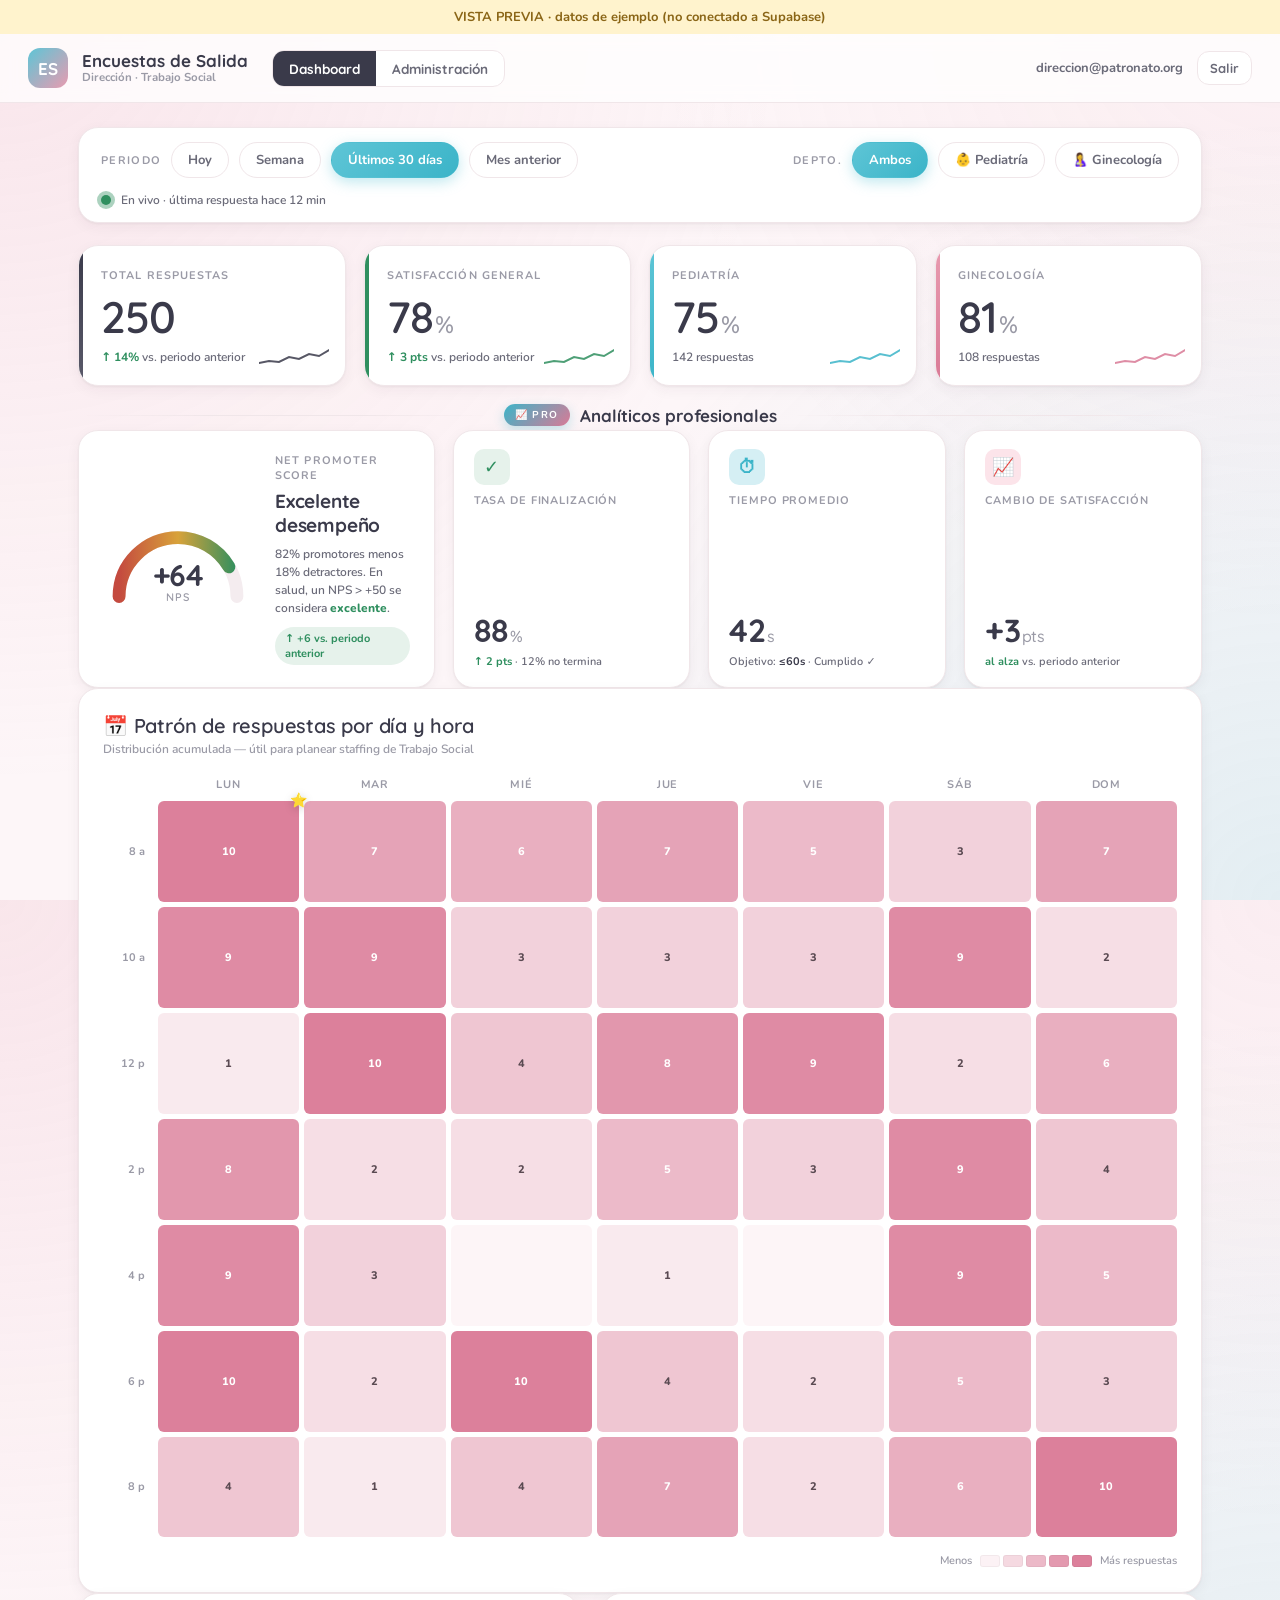
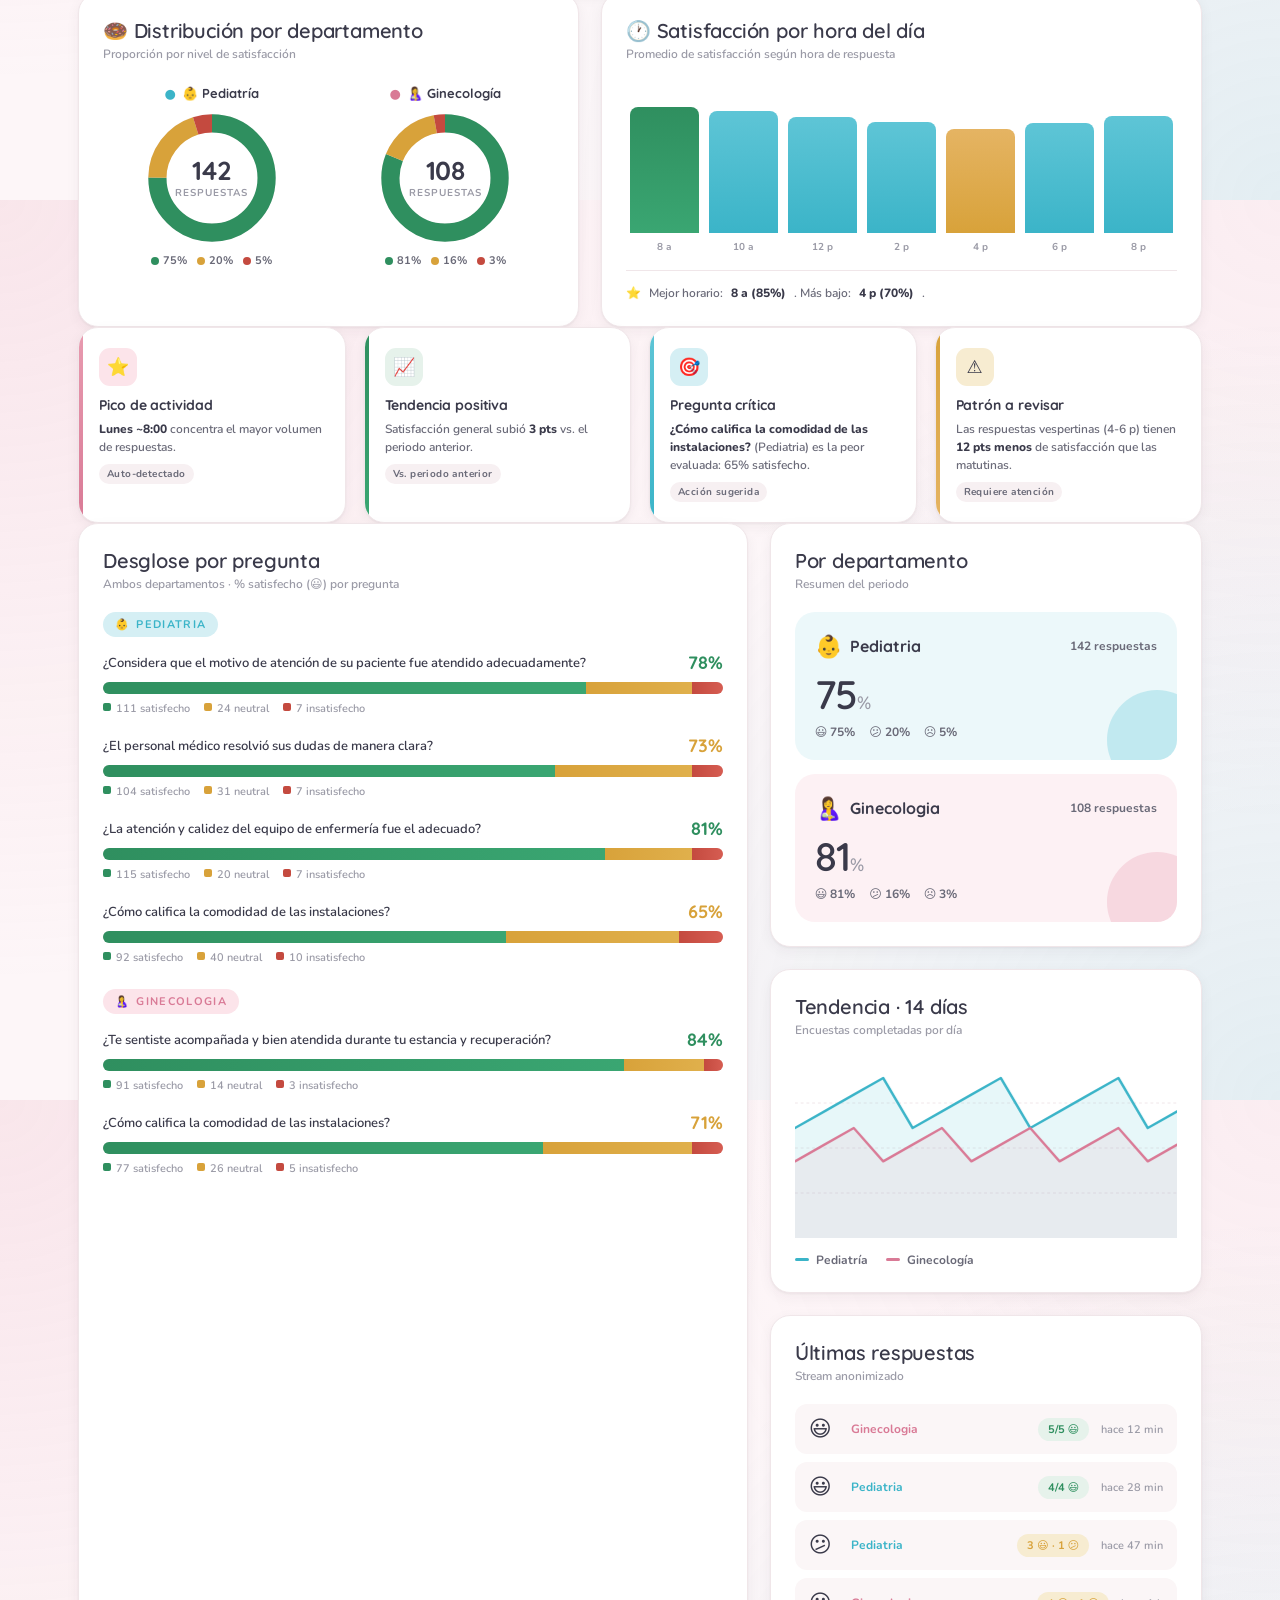
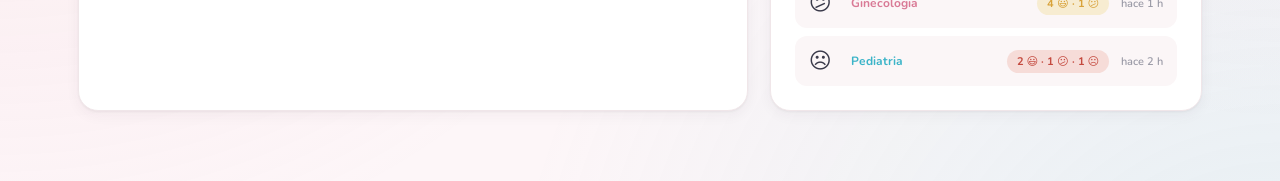
<file: dashboard/preview.html>
<!DOCTYPE html>
<html lang="es"><head>
<meta charset="UTF-8">
<meta name="viewport" content="width=device-width, initial-scale=1.0">
<title>Encuestas de Salida · Dashboard</title>
<link rel="preconnect" href="https://fonts.googleapis.com">
<link rel="preconnect" href="https://fonts.gstatic.com" crossorigin="">
<link href="https://fonts.googleapis.com/css2?family=Nunito:wght@400;500;600;700;800&amp;family=Quicksand:wght@500;600;700&amp;display=swap" rel="stylesheet">
<link rel="stylesheet" href="styles.css">
</head>
<body><div style="background: rgb(255, 243, 205); color: rgb(138, 101, 22); text-align: center; padding: 8px; font-family: Nunito, sans-serif; font-weight: 700; font-size: 13px;">VISTA PREVIA · datos de ejemplo (no conectado a Supabase)</div>

<!-- ====================== LOGIN ====================== -->


<!-- ====================== APP ====================== -->
<div id="app" class="">
  <header class="topbar">
    <div class="logo">ES</div>
    <div class="ttl">Encuestas de Salida<small>Dirección · Trabajo Social</small></div>
    <div class="tabs" id="tabs">
      <button class="active" data-tab="dashboard">Dashboard</button>
      <button data-tab="admin">Administración</button>
    </div>
    <div class="spacer"></div>
    <span class="user-chip" id="userChip">direccion@patronato.org</span>
    <button class="btn btn-ghost btn-sm" id="logoutBtn">Salir</button>
  </header>

  <!-- ============ DASHBOARD ============ -->
  <section class="view active page" id="view-dashboard">
    <div class="dash-grid">
      <div class="dash-filters">
        <div class="filter-group">
          <span class="filter-label">Periodo</span>
          <button class="filter-pill" data-range="hoy">Hoy</button>
          <button class="filter-pill" data-range="semana">Semana</button>
          <button class="filter-pill active" data-range="30">Últimos 30 días</button>
          <button class="filter-pill" data-range="anterior">Mes anterior</button>
        </div>
        <div class="filter-group">
          <span class="filter-label">Depto.</span>
          <button class="filter-pill active" data-depto="">Ambos</button>
          <button class="filter-pill" data-depto="pediatria">👶 Pediatría</button>
          <button class="filter-pill" data-depto="ginecologia">🤱 Ginecología</button>
        </div>
        <div class="live-dot" id="liveDot">
          <span class="live-dot-orb"></span>
          <span id="liveTxt">En vivo · última respuesta hace 12 min</span>
        </div>
      </div>
      <div id="dash">
    <div class="kpi-row">
    <div class="kpi total"><div class="kpi-accent"></div>
      <div class="kpi-label">Total respuestas</div>
      <div class="kpi-value">250</div>
      <div class="kpi-sub"><span class="up">↑ 14%</span> vs. periodo anterior</div>
      <svg class="kpi-spark" viewBox="0 0 70 28" preserveAspectRatio="none">
    <path d="M0,20 L10,18 L20,19 L30,14 L40,16 L50,11 L60,13 L70,7" fill="none" stroke="#3a3a4a" stroke-width="2" stroke-linecap="round"></path></svg>
    </div>
    <div class="kpi good"><div class="kpi-accent"></div>
      <div class="kpi-label">Satisfacción general</div>
      <div class="kpi-value">78<small>%</small></div>
      <div class="kpi-sub"><span class="up">↑ 3 pts</span> vs. periodo anterior</div>
      <svg class="kpi-spark" viewBox="0 0 70 28" preserveAspectRatio="none">
    <path d="M0,20 L10,18 L20,19 L30,14 L40,16 L50,11 L60,13 L70,7" fill="none" stroke="#2f8f5f" stroke-width="2" stroke-linecap="round"></path></svg>
    </div>
    <div class="kpi ped"><div class="kpi-accent"></div>
      <div class="kpi-label">Pediatría</div>
      <div class="kpi-value">75<small>%</small></div>
      <div class="kpi-sub">142 respuestas</div>
      <svg class="kpi-spark" viewBox="0 0 70 28" preserveAspectRatio="none">
    <path d="M0,20 L10,18 L20,19 L30,14 L40,16 L50,11 L60,13 L70,7" fill="none" stroke="#3bb4c8" stroke-width="2" stroke-linecap="round"></path></svg>
    </div>
    <div class="kpi gin"><div class="kpi-accent"></div>
      <div class="kpi-label">Ginecología</div>
      <div class="kpi-value">81<small>%</small></div>
      <div class="kpi-sub">108 respuestas</div>
      <svg class="kpi-spark" viewBox="0 0 70 28" preserveAspectRatio="none">
    <path d="M0,20 L10,18 L20,19 L30,14 L40,16 L50,11 L60,13 L70,7" fill="none" stroke="#d97a96" stroke-width="2" stroke-linecap="round"></path></svg>
    </div>
  </div>
    
  <div class="section-divider">
    <div class="section-divider-line"></div>
    <div class="section-divider-title"><span class="badge-pro">📈 Pro</span> Analíticos profesionales</div>
    <div class="section-divider-line"></div>
  </div>
  <div class="exec-row">
    <div class="nps-card">
      <div class="nps-gauge">
        <svg viewBox="0 0 140 90">
          <defs><linearGradient id="nps-gradient" x1="0%" y1="0%" x2="100%" y2="0%">
            <stop offset="0%" stop-color="#c44a3f"></stop><stop offset="50%" stop-color="#d8a23a"></stop><stop offset="100%" stop-color="#2f8f5f"></stop>
          </linearGradient></defs>
          <path class="nps-arc-bg" d="M 15 80 A 55 55 0 0 1 125 80"></path>
          <path class="nps-arc-fg" d="M 15 80 A 55 55 0 0 1 125 80" style="animation:none;stroke-dasharray:143.5 175;stroke-dashoffset:0;transition:stroke-dasharray 1.2s ease"></path>
        </svg>
        <div class="nps-value">+64<small>NPS</small></div>
      </div>
      <div class="nps-info">
        <div class="label">Net Promoter Score</div>
        <h4>Excelente desempeño</h4>
        <div class="desc">82% promotores menos 18% detractores. En salud, un NPS &gt; +50 se considera <strong>excelente</strong>.</div>
        <span class="tag">↑ +6 vs. periodo anterior</span>
      </div>
    </div>
    <div class="exec-card good">
      <div><div class="ec-icon">✓</div><div class="ec-label">Tasa de finalización</div></div>
      <div><div class="ec-value">88<small>%</small></div>
        <div class="ec-sub"><span class="up">↑ 2 pts</span> · 12% no termina</div></div>
    </div>
    <div class="exec-card">
      <div><div class="ec-icon">⏱</div><div class="ec-label">Tiempo promedio</div></div>
      <div><div class="ec-value">42<small>s</small></div>
        <div class="ec-sub">Objetivo: <strong>≤60s</strong> · Cumplido ✓</div></div>
    </div>
    <div class="exec-card rose">
      <div><div class="ec-icon">📈</div><div class="ec-label">Cambio de satisfacción</div></div>
      <div><div class="ec-value">+3<small>pts</small></div>
        <div class="ec-sub"><span class="up">al alza</span> vs. periodo anterior</div></div>
    </div>
  </div>
    <div class="panel"><div class="panel-head"><div>
      <h3>📅 Patrón de respuestas por día y hora</h3>
      <p>Distribución acumulada — útil para planear staffing de Trabajo Social</p>
    </div></div>
    <div class="heatmap-grid"><div></div><div class="hm-col-label">Lun</div><div class="hm-col-label">Mar</div><div class="hm-col-label">Mié</div><div class="hm-col-label">Jue</div><div class="hm-col-label">Vie</div><div class="hm-col-label">Sáb</div><div class="hm-col-label">Dom</div><div class="hm-row-label">8 a</div><div class="hm-cell peak" style="background:rgba(220,128,155,1.00);color:#fff">10</div><div class="hm-cell " style="background:rgba(220,128,155,0.72);color:#fff">7</div><div class="hm-cell " style="background:rgba(220,128,155,0.63);color:#fff">6</div><div class="hm-cell " style="background:rgba(220,128,155,0.72);color:#fff">7</div><div class="hm-cell " style="background:rgba(220,128,155,0.54);color:#fff">5</div><div class="hm-cell " style="background:rgba(220,128,155,0.36);color:#5a4a52">3</div><div class="hm-cell " style="background:rgba(220,128,155,0.72);color:#fff">7</div><div class="hm-row-label">10 a</div><div class="hm-cell " style="background:rgba(220,128,155,0.91);color:#fff">9</div><div class="hm-cell " style="background:rgba(220,128,155,0.91);color:#fff">9</div><div class="hm-cell " style="background:rgba(220,128,155,0.36);color:#5a4a52">3</div><div class="hm-cell " style="background:rgba(220,128,155,0.36);color:#5a4a52">3</div><div class="hm-cell " style="background:rgba(220,128,155,0.36);color:#5a4a52">3</div><div class="hm-cell " style="background:rgba(220,128,155,0.91);color:#fff">9</div><div class="hm-cell " style="background:rgba(220,128,155,0.26);color:#5a4a52">2</div><div class="hm-row-label">12 p</div><div class="hm-cell " style="background:rgba(220,128,155,0.17);color:#5a4a52">1</div><div class="hm-cell " style="background:rgba(220,128,155,1.00);color:#fff">10</div><div class="hm-cell " style="background:rgba(220,128,155,0.45);color:#5a4a52">4</div><div class="hm-cell " style="background:rgba(220,128,155,0.82);color:#fff">8</div><div class="hm-cell " style="background:rgba(220,128,155,0.91);color:#fff">9</div><div class="hm-cell " style="background:rgba(220,128,155,0.26);color:#5a4a52">2</div><div class="hm-cell " style="background:rgba(220,128,155,0.63);color:#fff">6</div><div class="hm-row-label">2 p</div><div class="hm-cell " style="background:rgba(220,128,155,0.82);color:#fff">8</div><div class="hm-cell " style="background:rgba(220,128,155,0.26);color:#5a4a52">2</div><div class="hm-cell " style="background:rgba(220,128,155,0.26);color:#5a4a52">2</div><div class="hm-cell " style="background:rgba(220,128,155,0.54);color:#fff">5</div><div class="hm-cell " style="background:rgba(220,128,155,0.36);color:#5a4a52">3</div><div class="hm-cell " style="background:rgba(220,128,155,0.91);color:#fff">9</div><div class="hm-cell " style="background:rgba(220,128,155,0.45);color:#5a4a52">4</div><div class="hm-row-label">4 p</div><div class="hm-cell " style="background:rgba(220,128,155,0.91);color:#fff">9</div><div class="hm-cell " style="background:rgba(220,128,155,0.36);color:#5a4a52">3</div><div class="hm-cell " style="background:rgba(220,128,155,0.08);color:#5a4a52"></div><div class="hm-cell " style="background:rgba(220,128,155,0.17);color:#5a4a52">1</div><div class="hm-cell " style="background:rgba(220,128,155,0.08);color:#5a4a52"></div><div class="hm-cell " style="background:rgba(220,128,155,0.91);color:#fff">9</div><div class="hm-cell " style="background:rgba(220,128,155,0.54);color:#fff">5</div><div class="hm-row-label">6 p</div><div class="hm-cell " style="background:rgba(220,128,155,1.00);color:#fff">10</div><div class="hm-cell " style="background:rgba(220,128,155,0.26);color:#5a4a52">2</div><div class="hm-cell " style="background:rgba(220,128,155,1.00);color:#fff">10</div><div class="hm-cell " style="background:rgba(220,128,155,0.45);color:#5a4a52">4</div><div class="hm-cell " style="background:rgba(220,128,155,0.26);color:#5a4a52">2</div><div class="hm-cell " style="background:rgba(220,128,155,0.54);color:#fff">5</div><div class="hm-cell " style="background:rgba(220,128,155,0.36);color:#5a4a52">3</div><div class="hm-row-label">8 p</div><div class="hm-cell " style="background:rgba(220,128,155,0.45);color:#5a4a52">4</div><div class="hm-cell " style="background:rgba(220,128,155,0.17);color:#5a4a52">1</div><div class="hm-cell " style="background:rgba(220,128,155,0.45);color:#5a4a52">4</div><div class="hm-cell " style="background:rgba(220,128,155,0.72);color:#fff">7</div><div class="hm-cell " style="background:rgba(220,128,155,0.26);color:#5a4a52">2</div><div class="hm-cell " style="background:rgba(220,128,155,0.63);color:#fff">6</div><div class="hm-cell " style="background:rgba(220,128,155,1.00);color:#fff">10</div></div>
      <div class="hm-legend">Menos<div class="hm-legend-scale">
        <span style="background:rgba(220,128,155,.10)"></span><span style="background:rgba(220,128,155,.30)"></span>
        <span style="background:rgba(220,128,155,.55)"></span><span style="background:rgba(220,128,155,.80)"></span>
        <span style="background:rgba(220,128,155,1)"></span></div>Más respuestas</div>
  </div>
    <div class="analytics-two-col">
      <div class="panel"><div class="panel-head"><div>
      <h3>🍩 Distribución por departamento</h3><p>Proporción por nivel de satisfacción</p>
    </div></div>
    <div class="donuts-grid"><div class="donut-item">
    <div class="donut-title"><span style="color:var(--teal-deep)">●</span> 👶 Pediatría</div>
    <div class="donut-svg">
      <svg viewBox="0 0 100 100"><circle cx="50" cy="50" r="42" fill="none" stroke="#f4ecef" stroke-width="14"></circle>
        <circle class="seg" cx="50" cy="50" r="42" fill="none" stroke="#2f8f5f" stroke-width="14" stroke-dasharray="197.92 263.89" stroke-dashoffset="0.00"></circle><circle class="seg" cx="50" cy="50" r="42" fill="none" stroke="#d8a23a" stroke-width="14" stroke-dasharray="52.78 263.89" stroke-dashoffset="-197.92"></circle><circle class="seg" cx="50" cy="50" r="42" fill="none" stroke="#c44a3f" stroke-width="14" stroke-dasharray="13.19 263.89" stroke-dashoffset="-250.70"></circle></svg>
      <div class="donut-center"><div class="num">142</div><small>respuestas</small></div>
    </div>
    <div class="donut-legend"><span class="l-good">75%</span><span class="l-mid">20%</span><span class="l-bad">5%</span></div>
  </div><div class="donut-item">
    <div class="donut-title"><span style="color:var(--rose-deep)">●</span> 🤱 Ginecología</div>
    <div class="donut-svg">
      <svg viewBox="0 0 100 100"><circle cx="50" cy="50" r="42" fill="none" stroke="#f4ecef" stroke-width="14"></circle>
        <circle class="seg" cx="50" cy="50" r="42" fill="none" stroke="#2f8f5f" stroke-width="14" stroke-dasharray="213.75 263.89" stroke-dashoffset="0.00"></circle><circle class="seg" cx="50" cy="50" r="42" fill="none" stroke="#d8a23a" stroke-width="14" stroke-dasharray="42.22 263.89" stroke-dashoffset="-213.75"></circle><circle class="seg" cx="50" cy="50" r="42" fill="none" stroke="#c44a3f" stroke-width="14" stroke-dasharray="7.92 263.89" stroke-dashoffset="-255.97"></circle></svg>
      <div class="donut-center"><div class="num">108</div><small>respuestas</small></div>
    </div>
    <div class="donut-legend"><span class="l-good">81%</span><span class="l-mid">16%</span><span class="l-bad">3%</span></div>
  </div></div>
  </div>
      <div class="panel"><div class="panel-head"><div>
      <h3>🕐 Satisfacción por hora del día</h3><p>Promedio de satisfacción según hora de respuesta</p>
    </div></div>
    <div class="tod-chart"><div class="tod-bar peak ">
      <div class="tod-bar-wrap"><div class="tod-bar-fill" data-h="85" style="height: 85%;"></div></div>
      <div class="tod-bar-label">8 a</div></div><div class="tod-bar  ">
      <div class="tod-bar-wrap"><div class="tod-bar-fill" data-h="82" style="height: 82%;"></div></div>
      <div class="tod-bar-label">10 a</div></div><div class="tod-bar  ">
      <div class="tod-bar-wrap"><div class="tod-bar-fill" data-h="78" style="height: 78%;"></div></div>
      <div class="tod-bar-label">12 p</div></div><div class="tod-bar  ">
      <div class="tod-bar-wrap"><div class="tod-bar-fill" data-h="75" style="height: 75%;"></div></div>
      <div class="tod-bar-label">2 p</div></div><div class="tod-bar  dip">
      <div class="tod-bar-wrap"><div class="tod-bar-fill" data-h="70" style="height: 70%;"></div></div>
      <div class="tod-bar-label">4 p</div></div><div class="tod-bar  ">
      <div class="tod-bar-wrap"><div class="tod-bar-fill" data-h="74" style="height: 74%;"></div></div>
      <div class="tod-bar-label">6 p</div></div><div class="tod-bar  ">
      <div class="tod-bar-wrap"><div class="tod-bar-fill" data-h="79" style="height: 79%;"></div></div>
      <div class="tod-bar-label">8 p</div></div></div>
      <div class="tod-annotation"><span class="star">⭐</span>
        Mejor horario: <strong>8 a (85%)</strong>. Más bajo: <strong>4 p (70%)</strong>.</div>
  </div>
    </div>
    <div class="insights-grid"><div class="insight-card peak"><div class="ic-icon">⭐</div>
      <div class="ic-headline">Pico de actividad</div>
      <div class="ic-detail"><strong>Lunes ~8:00</strong> concentra el mayor volumen de respuestas.</div>
      <span class="ic-tag">Auto-detectado</span></div><div class="insight-card trend"><div class="ic-icon">📈</div>
      <div class="ic-headline">Tendencia positiva</div>
      <div class="ic-detail">Satisfacción general subió <strong>3 pts</strong> vs. el periodo anterior.</div>
      <span class="ic-tag">Vs. periodo anterior</span></div><div class="insight-card target"><div class="ic-icon">🎯</div>
      <div class="ic-headline">Pregunta crítica</div>
      <div class="ic-detail"><strong>¿Cómo califica la comodidad de las instalaciones?</strong> (Pediatria) es la peor evaluada: 65% satisfecho.</div>
      <span class="ic-tag">Acción sugerida</span></div><div class="insight-card alert"><div class="ic-icon">⚠️</div>
      <div class="ic-headline">Patrón a revisar</div>
      <div class="ic-detail">Las respuestas vespertinas (4-6 p) tienen <strong>12 pts menos</strong> de satisfacción que las matutinas.</div>
      <span class="ic-tag">Requiere atención</span></div></div>
    <div class="dash-main">
      <div class="panel"><div class="panel-head"><div>
      <h3>Desglose por pregunta</h3><p>Ambos departamentos · % satisfecho (😃) por pregunta</p>
    </div></div>
    
    <div style="margin-bottom:24px">
      <div class="qsection-label ped">
        <span class="icon">👶</span> Pediatria</div>
      <div class="qbar">
    <div class="qbar-head"><div class="qbar-text">¿Considera que el motivo de atención de su paciente fue atendido adecuadamente?</div>
      <div class="qbar-score good">78%</div></div>
    <div class="qbar-track">
      <div class="qbar-seg good" data-w="78" style="width: 78%;"></div><div class="qbar-seg mid" data-w="17" style="width: 17%;"></div><div class="qbar-seg bad" data-w="5" style="width: 5%;"></div>
    </div>
    <div class="qbar-legend"><span class="lg-good">111 satisfecho</span>
      <span class="lg-mid">24 neutral</span>
      <span class="lg-bad">7 insatisfecho</span></div>
  </div><div class="qbar">
    <div class="qbar-head"><div class="qbar-text">¿El personal médico resolvió sus dudas de manera clara?</div>
      <div class="qbar-score mid">73%</div></div>
    <div class="qbar-track">
      <div class="qbar-seg good" data-w="73" style="width: 73%;"></div><div class="qbar-seg mid" data-w="22" style="width: 22%;"></div><div class="qbar-seg bad" data-w="5" style="width: 5%;"></div>
    </div>
    <div class="qbar-legend"><span class="lg-good">104 satisfecho</span>
      <span class="lg-mid">31 neutral</span>
      <span class="lg-bad">7 insatisfecho</span></div>
  </div><div class="qbar">
    <div class="qbar-head"><div class="qbar-text">¿La atención y calidez del equipo de enfermería fue el adecuado?</div>
      <div class="qbar-score good">81%</div></div>
    <div class="qbar-track">
      <div class="qbar-seg good" data-w="81" style="width: 81%;"></div><div class="qbar-seg mid" data-w="14" style="width: 14%;"></div><div class="qbar-seg bad" data-w="5" style="width: 5%;"></div>
    </div>
    <div class="qbar-legend"><span class="lg-good">115 satisfecho</span>
      <span class="lg-mid">20 neutral</span>
      <span class="lg-bad">7 insatisfecho</span></div>
  </div><div class="qbar">
    <div class="qbar-head"><div class="qbar-text">¿Cómo califica la comodidad de las instalaciones?</div>
      <div class="qbar-score mid">65%</div></div>
    <div class="qbar-track">
      <div class="qbar-seg good" data-w="65" style="width: 65%;"></div><div class="qbar-seg mid" data-w="28" style="width: 28%;"></div><div class="qbar-seg bad" data-w="7" style="width: 7%;"></div>
    </div>
    <div class="qbar-legend"><span class="lg-good">92 satisfecho</span>
      <span class="lg-mid">40 neutral</span>
      <span class="lg-bad">10 insatisfecho</span></div>
  </div>
    </div>
    <div style="margin-bottom:24px">
      <div class="qsection-label gin">
        <span class="icon">🤱</span> Ginecologia</div>
      <div class="qbar">
    <div class="qbar-head"><div class="qbar-text">¿Te sentiste acompañada y bien atendida durante tu estancia y recuperación?</div>
      <div class="qbar-score good">84%</div></div>
    <div class="qbar-track">
      <div class="qbar-seg good" data-w="84" style="width: 84%;"></div><div class="qbar-seg mid" data-w="13" style="width: 13%;"></div><div class="qbar-seg bad" data-w="3" style="width: 3%;"></div>
    </div>
    <div class="qbar-legend"><span class="lg-good">91 satisfecho</span>
      <span class="lg-mid">14 neutral</span>
      <span class="lg-bad">3 insatisfecho</span></div>
  </div><div class="qbar">
    <div class="qbar-head"><div class="qbar-text">¿Cómo califica la comodidad de las instalaciones?</div>
      <div class="qbar-score mid">71%</div></div>
    <div class="qbar-track">
      <div class="qbar-seg good" data-w="71" style="width: 71%;"></div><div class="qbar-seg mid" data-w="24" style="width: 24%;"></div><div class="qbar-seg bad" data-w="5" style="width: 5%;"></div>
    </div>
    <div class="qbar-legend"><span class="lg-good">77 satisfecho</span>
      <span class="lg-mid">26 neutral</span>
      <span class="lg-bad">5 insatisfecho</span></div>
  </div>
    </div>
  </div>
      <div style="display:flex;flex-direction:column;gap:22px;">
        <div class="panel"><div class="panel-head"><div><h3>Por departamento</h3><p>Resumen del periodo</p></div></div>
    <div class="dept-block ped">
    <div class="dept-head"><div class="dept-name"><span class="icon">👶</span> Pediatria</div>
      <div class="dept-count">142 respuestas</div></div>
    <div class="dept-score">75<small>%</small></div>
    <div class="dept-meta"><span>😃 75%</span><span>😕 20%</span><span>☹️ 5%</span></div>
  </div><div class="dept-block gin">
    <div class="dept-head"><div class="dept-name"><span class="icon">🤱</span> Ginecologia</div>
      <div class="dept-count">108 respuestas</div></div>
    <div class="dept-score">81<small>%</small></div>
    <div class="dept-meta"><span>😃 81%</span><span>😕 16%</span><span>☹️ 3%</span></div>
  </div></div>
        <div class="panel"><div class="panel-head"><div><h3>Tendencia · 14 días</h3><p>Encuestas completadas por día</p></div></div>
    <div class="trend-chart"><svg class="trend-svg" viewBox="0 0 400 180" preserveAspectRatio="none">
      <line x1="0" y1="45" x2="400" y2="45" stroke="#f0e6e9" stroke-dasharray="3,3"></line>
      <line x1="0" y1="90" x2="400" y2="90" stroke="#f0e6e9" stroke-dasharray="3,3"></line>
      <line x1="0" y1="135" x2="400" y2="135" stroke="#f0e6e9" stroke-dasharray="3,3"></line>
      <path class="area-path" d="M 0.0,70.0 L 30.8,53.3 L 61.5,36.7 L 92.3,20.0 L 123.1,70.0 L 153.8,53.3 L 184.6,36.7 L 215.4,20.0 L 246.2,70.0 L 276.9,53.3 L 307.7,36.7 L 338.5,20.0 L 369.2,70.0 L 400.0,53.3 L 400,180 L 0,180 Z" fill="rgba(94,197,214,.15)"></path>
      <path class="line-path" d="M 0.0,70.0 L 30.8,53.3 L 61.5,36.7 L 92.3,20.0 L 123.1,70.0 L 153.8,53.3 L 184.6,36.7 L 215.4,20.0 L 246.2,70.0 L 276.9,53.3 L 307.7,36.7 L 338.5,20.0 L 369.2,70.0 L 400.0,53.3" fill="none" stroke="#3bb4c8" stroke-width="2.5" stroke-linecap="round" stroke-linejoin="round"></path>
      <path class="area-path" d="M 0.0,103.3 L 30.8,86.7 L 61.5,70.0 L 92.3,103.3 L 123.1,86.7 L 153.8,70.0 L 184.6,103.3 L 215.4,86.7 L 246.2,70.0 L 276.9,103.3 L 307.7,86.7 L 338.5,70.0 L 369.2,103.3 L 400.0,86.7 L 400,180 L 0,180 Z" fill="rgba(232,155,176,.13)"></path>
      <path class="line-path" d="M 0.0,103.3 L 30.8,86.7 L 61.5,70.0 L 92.3,103.3 L 123.1,86.7 L 153.8,70.0 L 184.6,103.3 L 215.4,86.7 L 246.2,70.0 L 276.9,103.3 L 307.7,86.7 L 338.5,70.0 L 369.2,103.3 L 400.0,86.7" fill="none" stroke="#d97a96" stroke-width="2.5" stroke-linecap="round" stroke-linejoin="round"></path>
    </svg></div>
    <div class="trend-legend"><span class="lg-ped">Pediatría</span><span class="lg-gin">Ginecología</span></div>
  </div>
        <div class="panel"><div class="panel-head"><div><h3>Últimas respuestas</h3><p>Stream anonimizado</p></div></div>
    <div class="recent-list"><div class="recent-item"><span class="emoji">😃</span>
      <span class="dept gin">Ginecologia</span>
      <span class="score good">5/5 😃</span><span class="time">hace 12 min</span></div><div class="recent-item"><span class="emoji">😃</span>
      <span class="dept ped">Pediatria</span>
      <span class="score good">4/4 😃</span><span class="time">hace 28 min</span></div><div class="recent-item"><span class="emoji">😕</span>
      <span class="dept ped">Pediatria</span>
      <span class="score mid">3 😃 · 1 😕</span><span class="time">hace 47 min</span></div><div class="recent-item"><span class="emoji">😕</span>
      <span class="dept gin">Ginecologia</span>
      <span class="score mid">4 😃 · 1 😕</span><span class="time">hace 1 h</span></div><div class="recent-item"><span class="emoji">☹️</span>
      <span class="dept ped">Pediatria</span>
      <span class="score bad">2 😃 · 1 😕 · 1 ☹️</span><span class="time">hace 2 h</span></div></div>
  </div>
      </div>
    </div></div>
    </div>
  </section>

  <!-- ============ ADMINISTRACIÓN ============ -->
  <section class="view page admin-wrap" id="view-admin">
    <div class="admin-toolbar">
      <div class="seg" id="admSeg">
        <button class="active" data-adm="preguntas">Preguntas</button>
        <button data-adm="dispositivos">Tablets</button>
      </div>
      <div class="spacer"></div>
      <button class="btn btn-primary btn-sm" id="admNew">+ Nuevo</button>
    </div>
    <div id="admin"><div class="loading">Cargando…</div></div>
  </section>
</div>

<div id="modalRoot"></div>
<div id="toast" class="toast"></div>






</body></html>
</file>
<file: dashboard/styles.css>
:root {
    /* === PATRONATO BRAND === */
    --rose: #e89bb0;
    --rose-deep: #d97a96;
    --rose-soft: #fce4ea;
    --rose-bg: #fdf1f4;

    --teal: #5ec5d6;
    --teal-deep: #3bb4c8;
    --teal-soft: #d5eff4;
    --teal-bg: #ecf8fa;

    --ink: #3a3a4a;
    --ink-soft: #6a6a78;
    --ink-mute: #9a9aa6;
    --line: #f0e6e9;

    --good: #2f8f5f;
    --good-bg: #e6f2eb;
    --mid: #d8a23a;
    --mid-bg: #f7ecd1;
    --bad: #c44a3f;
    --bad-bg: #f6dcd8;

    --radius: 20px;
    --radius-lg: 32px;
    --shadow-sm: 0 1px 2px rgba(60,40,50,.05), 0 4px 14px rgba(60,40,50,.05);
    --shadow-md: 0 10px 34px rgba(60,40,50,.09);
    --shadow-lg: 0 30px 80px rgba(60,40,50,.18);
    --font-display: 'Quicksand', system-ui, sans-serif;
    --font-body: 'Nunito', system-ui, sans-serif;
  }

  * { box-sizing: border-box; margin: 0; padding: 0; }
  html, body { height: 100%; }
  body {
    font-family: var(--font-body);
    color: var(--ink);
    background: #fdf6f8;
    background-image:
      radial-gradient(circle at 0% 0%, rgba(232,155,176,.18), transparent 50%),
      radial-gradient(circle at 100% 100%, rgba(94,197,214,.16), transparent 50%),
      radial-gradient(circle at 100% 0%, rgba(232,155,176,.10), transparent 40%);
    min-height: 100vh;
    -webkit-font-smoothing: antialiased;
    overflow-x: hidden;
  }

  /* ============== BG BLOBS ============== */
  .bg-blobs { position: fixed; inset: 0; pointer-events: none; z-index: 0; overflow: hidden; }
  .bg-blob {
    position: absolute;
    border-radius: 50%;
    filter: blur(70px);
    opacity: .35;
    animation: float-blob 18s ease-in-out infinite;
  }
  .bg-blob.b1 { width: 380px; height: 380px; top: -120px; left: -120px; background: var(--rose); }
  .bg-blob.b2 { width: 420px; height: 420px; bottom: -160px; right: -100px; background: var(--teal); animation-duration: 22s; animation-delay: -6s; }
  .bg-blob.b3 { width: 260px; height: 260px; top: 40%; left: 60%; background: var(--rose-soft); opacity: .5; animation-duration: 28s; animation-delay: -10s; }
  @keyframes float-blob {
    0%, 100% { transform: translate(0,0) scale(1); }
    33%      { transform: translate(40px,-30px) scale(1.05); }
    66%      { transform: translate(-30px,40px) scale(.95); }
  }

  /* ============== TOP CHROME ============== */
  .demo-chrome {
    position: sticky;
    top: 0;
    z-index: 50;
    backdrop-filter: blur(16px);
    -webkit-backdrop-filter: blur(16px);
    background: rgba(253,246,248,.78);
    border-bottom: 1px solid var(--line);
  }
  .demo-chrome-inner {
    max-width: 1320px;
    margin: 0 auto;
    padding: 14px 28px;
    display: flex;
    align-items: center;
    justify-content: space-between;
    gap: 24px;
  }
  .demo-brand { display: flex; align-items: center; gap: 14px; }
  .demo-brand img { height: 38px; width: auto; display: block; }
  .demo-brand-divider { width: 1px; height: 28px; background: var(--line); }
  .demo-brand-text { display: flex; flex-direction: column; line-height: 1.2; }
  .demo-brand-text strong {
    font-family: var(--font-display);
    font-weight: 600;
    font-size: 14px;
    color: var(--ink);
  }
  .demo-brand-text span {
    font-size: 11px;
    color: var(--ink-mute);
    letter-spacing: .05em;
    text-transform: uppercase;
    font-weight: 600;
  }
  .demo-tabs {
    display: flex;
    background: white;
    border: 1px solid var(--line);
    border-radius: 999px;
    padding: 4px;
    box-shadow: var(--shadow-sm);
  }
  .demo-tab {
    appearance: none;
    border: 0;
    background: transparent;
    font-family: var(--font-body);
    font-size: 13px;
    font-weight: 700;
    color: var(--ink-soft);
    padding: 9px 18px;
    border-radius: 999px;
    cursor: pointer;
    transition: all .25s cubic-bezier(.4,0,.2,1);
    white-space: nowrap;
  }
  .demo-tab:hover { color: var(--ink); transform: translateY(-1px); }
  .demo-tab.active {
    background: linear-gradient(135deg, var(--teal), var(--rose));
    color: white;
    box-shadow: 0 4px 14px rgba(94,197,214,.4);
  }
  .demo-meta { font-size: 12px; color: var(--ink-mute); font-variant-numeric: tabular-nums; }
  .demo-meta strong { color: var(--ink); font-weight: 700; }

  /* ============== VIEWS ============== */
  .view { display: none; position: relative; z-index: 1; }
  .view.active { display: block; animation: view-in .5s ease both; }
  @keyframes view-in {
    from { opacity: 0; transform: translateY(8px); }
    to   { opacity: 1; transform: translateY(0); }
  }

  .stage { max-width: 1320px; margin: 0 auto; padding: 44px 28px 80px; position: relative; }

  .stage-header { text-align: center; margin-bottom: 40px; }
  .stage-header .eyebrow {
    display: inline-block;
    font-size: 11px;
    letter-spacing: .18em;
    text-transform: uppercase;
    color: var(--ink-mute);
    padding: 7px 16px;
    border: 1px solid var(--line);
    border-radius: 999px;
    background: white;
    margin-bottom: 16px;
    font-weight: 700;
    animation: drop-in .6s ease both;
  }
  .stage-header h1 {
    font-family: var(--font-display);
    font-weight: 500;
    font-size: clamp(30px, 4.4vw, 44px);
    letter-spacing: -.015em;
    line-height: 1.1;
    color: var(--ink);
    animation: drop-in .6s .1s ease both;
  }
  .stage-header h1 em {
    font-style: normal;
    font-weight: 700;
    background: linear-gradient(135deg, var(--teal-deep), var(--teal));
    -webkit-background-clip: text;
    background-clip: text;
    color: transparent;
  }
  .stage-header h1 em.gin {
    background: linear-gradient(135deg, var(--rose-deep), var(--rose));
    -webkit-background-clip: text;
    background-clip: text;
    color: transparent;
  }
  .stage-header h1 em.dash {
    background: linear-gradient(135deg, var(--teal-deep), var(--rose-deep));
    -webkit-background-clip: text;
    background-clip: text;
    color: transparent;
  }
  .stage-header p {
    margin-top: 12px;
    color: var(--ink-soft);
    font-size: 15px;
    max-width: 600px;
    margin-left: auto;
    margin-right: auto;
    line-height: 1.55;
    animation: drop-in .6s .2s ease both;
  }
  @keyframes drop-in {
    from { opacity: 0; transform: translateY(10px); }
    to   { opacity: 1; transform: translateY(0); }
  }

  /* ============== TABLET FRAME ============== */
  .tablet-stage {
    display: flex;
    justify-content: center;
    perspective: 2400px;
    animation: tablet-in .8s cubic-bezier(.2,.9,.3,1) both;
    animation-delay: .25s;
  }
  @keyframes tablet-in {
    from { opacity: 0; transform: translateY(30px) rotateX(8deg); }
    to   { opacity: 1; transform: translateY(0) rotateX(0); }
  }
  .tablet {
    width: 100%;
    max-width: 920px;
    aspect-ratio: 4 / 3;
    background: linear-gradient(135deg, #2a2a2e, #1a1a1e);
    border-radius: 38px;
    padding: 22px;
    box-shadow:
      var(--shadow-lg),
      inset 0 0 0 1px rgba(255,255,255,.05),
      inset 0 1px 0 rgba(255,255,255,.08);
    position: relative;
  }
  .tablet::before {
    content: '';
    position: absolute;
    top: 26px; left: 50%;
    transform: translateX(-50%);
    width: 7px; height: 7px;
    border-radius: 50%;
    background: #1a1a1e;
    box-shadow: inset 0 0 0 1px #0a0a0e, 0 0 6px rgba(94,197,214,.3);
  }
  .tablet-screen {
    width: 100%;
    height: 100%;
    border-radius: 22px;
    overflow: hidden;
    position: relative;
    background: var(--teal-bg);   /* PED default = TEAL */
    display: flex;
    flex-direction: column;
  }
  .tablet-screen::before,
  .tablet-screen::after { content: ''; position: absolute; pointer-events: none; z-index: 0; }
  .tablet-screen::before {
    top: -40px; left: -60px;
    width: 280px; height: 90px;
    background: var(--teal);
    border-radius: 0 0 100% 100% / 0 0 100% 100%;
    transform: rotate(-12deg);
    opacity: .5;
    animation: wave-drift 14s ease-in-out infinite;
  }
  .tablet-screen::after {
    bottom: -50px; right: -80px;
    width: 320px; height: 100px;
    background: var(--rose);
    border-radius: 100% 100% 0 0 / 100% 100% 0 0;
    transform: rotate(-8deg);
    opacity: .55;
    animation: wave-drift 16s -4s ease-in-out infinite;
  }
  /* GINE = ROSE */
  .ginecologia .tablet-screen { background: var(--rose-bg); }
  .ginecologia .tablet-screen::before { background: var(--rose); opacity: .55; }
  .ginecologia .tablet-screen::after  { background: var(--teal); opacity: .5; }
  @keyframes wave-drift {
    0%, 100% { transform: translate(0,0) rotate(-12deg); }
    50%      { transform: translate(15px,8px) rotate(-9deg); }
  }

  /* ============== SURVEY APP UI ============== */
  .app-topbar {
    display: flex;
    align-items: center;
    justify-content: space-between;
    padding: 16px 28px;
    border-bottom: 1px solid rgba(0,0,0,.05);
    background: rgba(255,255,255,.65);
    backdrop-filter: blur(8px);
    position: relative; z-index: 2;
  }
  .app-logo-img { height: 30px; width: auto; display: block; }
  .app-dept {
    font-size: 12px;
    color: var(--ink-soft);
    background: white;
    padding: 7px 14px;
    border-radius: 999px;
    border: 1px solid var(--line);
    font-weight: 700;
    display: inline-flex; align-items: center; gap: 6px;
  }
  .app-dept .pill-dot {
    width: 7px; height: 7px; border-radius: 50%;
    background: var(--teal);     /* PED default = TEAL */
    box-shadow: 0 0 0 0 var(--teal);
    animation: dot-pulse 2s ease-in-out infinite;
  }
  .ginecologia .app-dept .pill-dot {
    background: var(--rose);
    box-shadow: 0 0 0 0 var(--rose);
  }
  @keyframes dot-pulse {
    0%, 100% { box-shadow: 0 0 0 0 currentColor; }
    50% { box-shadow: 0 0 0 4px rgba(94,197,214,.2); }
  }

  .app-body {
    flex: 1;
    display: flex;
    flex-direction: column;
    overflow: hidden;
    position: relative;
    z-index: 1;
  }

  .screen {
    position: absolute;
    inset: 0;
    display: flex;
    flex-direction: column;
    padding: 28px 48px 24px;
    opacity: 0;
    pointer-events: none;
    transition: opacity .4s ease, transform .4s cubic-bezier(.4,0,.2,1);
    transform: translateX(40px);
  }
  .screen.active {
    opacity: 1;
    pointer-events: auto;
    transform: translateX(0);
  }
  .screen.exiting {
    opacity: 0;
    transform: translateX(-40px);
    transition: opacity .25s ease, transform .25s ease;
  }

  /* === Welcome screen === */
  .welcome { text-align: center; justify-content: center; }
  .welcome-bulb {
    width: 130px; height: 130px;
    margin: 0 auto 16px;
    position: relative;
    animation: bulb-bob 3.4s ease-in-out infinite;
  }
  @keyframes bulb-bob {
    0%, 100% { transform: translateY(0); }
    50%      { transform: translateY(-8px); }
  }
  .welcome-bulb svg { width: 100%; height: 100%; }
  .welcome-bulb .ray { transform-origin: 60px 60px; animation: ray-pulse 2.4s ease-in-out infinite; }
  .welcome-bulb .ray:nth-child(1) { animation-delay: 0s; }
  .welcome-bulb .ray:nth-child(2) { animation-delay: .1s; }
  .welcome-bulb .ray:nth-child(3) { animation-delay: .2s; }
  .welcome-bulb .ray:nth-child(4) { animation-delay: .3s; }
  .welcome-bulb .ray:nth-child(5) { animation-delay: .4s; }
  .welcome-bulb .ray:nth-child(6) { animation-delay: .5s; }
  .welcome-bulb .ray:nth-child(7) { animation-delay: .6s; }
  .welcome-bulb .ray:nth-child(8) { animation-delay: .7s; }
  @keyframes ray-pulse {
    0%, 100% { opacity: .3; transform: scale(1); }
    50%      { opacity: 1; transform: scale(1.15); }
  }
  .welcome-bulb .glow {
    position: absolute;
    inset: -20px;
    background: radial-gradient(circle, rgba(94,197,214,.45), transparent 60%);
    border-radius: 50%;
    z-index: -1;
    animation: glow-pulse 3s ease-in-out infinite;
  }
  .ginecologia .welcome-bulb .glow { background: radial-gradient(circle, rgba(232,155,176,.45), transparent 60%); }
  @keyframes glow-pulse {
    0%, 100% { opacity: .4; transform: scale(.9); }
    50%      { opacity: .85; transform: scale(1.15); }
  }
  /* orbiting sparkles around the bulb */
  .orbit {
    position: absolute;
    inset: 0;
    pointer-events: none;
  }
  .orbit .spark {
    position: absolute;
    top: 50%; left: 50%;
    width: 8px; height: 8px;
    font-size: 12px;
    line-height: 1;
    margin: -4px 0 0 -4px;
    animation: orbit-spin 6s linear infinite;
    transform-origin: 4px 4px;
  }
  .orbit .spark:nth-child(1) { animation-duration: 6s; }
  .orbit .spark:nth-child(2) { animation-duration: 8s; animation-direction: reverse; }
  .orbit .spark:nth-child(3) { animation-duration: 7s; animation-delay: -2s; }
  .orbit .spark:nth-child(4) { animation-duration: 9s; animation-direction: reverse; animation-delay: -1s; }
  @keyframes orbit-spin {
    from { transform: rotate(0) translateX(var(--orbit-r, 80px)) rotate(0); }
    to   { transform: rotate(360deg) translateX(var(--orbit-r, 80px)) rotate(-360deg); }
  }

  .welcome h2 {
    font-family: var(--font-display);
    font-weight: 500;
    font-size: clamp(26px, 3.8vw, 36px);
    line-height: 1.15;
    letter-spacing: -.015em;
    margin-bottom: 12px;
    color: var(--ink);
  }
  .welcome h2 em {
    font-style: normal;
    font-weight: 700;
    color: var(--teal-deep);     /* PED default = TEAL */
  }
  .ginecologia .welcome h2 em { color: var(--rose-deep); }
  .welcome p {
    color: var(--ink-soft);
    font-size: 15px;
    max-width: 480px;
    margin: 0 auto 22px;
    line-height: 1.5;
    font-weight: 500;
  }
  .welcome p strong { color: var(--ink); font-weight: 700; }
  .welcome-meta {
    display: inline-flex;
    align-items: center;
    gap: 22px;
    color: var(--ink-mute);
    font-size: 12px;
    margin-bottom: 22px;
    font-weight: 600;
  }
  .welcome-meta span { display: inline-flex; align-items: center; gap: 6px; }
  .welcome-meta strong { color: var(--ink); font-weight: 700; }
  .btn-start {
    appearance: none;
    border: 0;
    background: linear-gradient(135deg, var(--teal), var(--teal-deep));   /* PED = TEAL */
    color: white;
    font-family: var(--font-body);
    font-weight: 700;
    font-size: 17px;
    padding: 18px 48px;
    border-radius: 999px;
    cursor: pointer;
    transition: transform .2s cubic-bezier(.4,0,.2,1), box-shadow .2s ease;
    box-shadow: 0 10px 30px rgba(94,197,214,.45), inset 0 1px 0 rgba(255,255,255,.3);
    position: relative;
    overflow: hidden;
    animation: btn-breathe 3.5s ease-in-out infinite;
  }
  .ginecologia .btn-start {
    background: linear-gradient(135deg, var(--rose), var(--rose-deep));
    box-shadow: 0 10px 30px rgba(232,155,176,.45), inset 0 1px 0 rgba(255,255,255,.3);
  }
  @keyframes btn-breathe {
    0%, 100% { transform: translateY(0); }
    50%      { transform: translateY(-3px); }
  }
  .btn-start::after {
    content: '';
    position: absolute;
    inset: 0;
    background: linear-gradient(120deg, transparent 30%, rgba(255,255,255,.4) 50%, transparent 70%);
    transform: translateX(-100%);
    animation: btn-shine 4s ease-in-out infinite;
  }
  @keyframes btn-shine {
    0%, 60% { transform: translateX(-100%); }
    100% { transform: translateX(100%); }
  }
  .btn-start:hover { transform: translateY(-5px); box-shadow: 0 18px 44px rgba(94,197,214,.55), inset 0 1px 0 rgba(255,255,255,.3); }
  .ginecologia .btn-start:hover { box-shadow: 0 18px 44px rgba(232,155,176,.55), inset 0 1px 0 rgba(255,255,255,.3); }
  .btn-start:active { transform: translateY(-1px); }

  /* === Question screen === */
  .progress-row {
    display: flex;
    align-items: center;
    justify-content: space-between;
    margin-bottom: 24px;
  }
  .progress-label {
    font-size: 11px;
    letter-spacing: .14em;
    text-transform: uppercase;
    color: var(--ink-mute);
    font-weight: 700;
  }
  .progress-track {
    flex: 1;
    margin: 0 18px;
    height: 8px;
    background: rgba(0,0,0,.06);
    border-radius: 999px;
    overflow: hidden;
    position: relative;
  }
  .progress-fill {
    height: 100%;
    background: linear-gradient(90deg, var(--teal), var(--teal-deep));
    border-radius: 999px;
    transition: width .5s cubic-bezier(.4,0,.2,1);
    position: relative;
    overflow: hidden;
  }
  .ginecologia .progress-fill { background: linear-gradient(90deg, var(--rose), var(--rose-deep)); }
  .progress-fill::after {
    content: '';
    position: absolute;
    inset: 0;
    background: linear-gradient(90deg, transparent, rgba(255,255,255,.5), transparent);
    animation: shimmer 2s linear infinite;
  }
  @keyframes shimmer {
    from { transform: translateX(-100%); }
    to   { transform: translateX(100%); }
  }
  .question-text {
    font-family: var(--font-display);
    font-weight: 500;
    font-size: clamp(22px, 2.8vw, 30px);
    line-height: 1.3;
    letter-spacing: -.01em;
    text-align: center;
    margin: auto 0;
    max-width: 660px;
    align-self: center;
    color: var(--ink);
    animation: q-rise .5s .15s ease both;
  }
  @keyframes q-rise {
    from { opacity: 0; transform: translateY(12px); }
    to   { opacity: 1; transform: translateY(0); }
  }
  .emoji-row {
    display: grid;
    grid-template-columns: repeat(3, 1fr);
    gap: 18px;
    margin-top: auto;
    padding-top: 24px;
  }
  .emoji-btn {
    appearance: none;
    border: 2px solid transparent;
    background: white;
    border-radius: 24px;
    padding: 22px 12px 16px;
    cursor: pointer;
    display: flex;
    flex-direction: column;
    align-items: center;
    gap: 8px;
    transition: all .25s cubic-bezier(.4,0,.2,1);
    box-shadow: var(--shadow-sm);
    font-family: var(--font-body);
    position: relative;
    overflow: hidden;
    animation: emoji-in .4s ease both;
  }
  .emoji-btn:nth-child(1) { animation-delay: .25s; }
  .emoji-btn:nth-child(2) { animation-delay: .35s; }
  .emoji-btn:nth-child(3) { animation-delay: .45s; }
  @keyframes emoji-in {
    from { opacity: 0; transform: translateY(14px); }
    to   { opacity: 1; transform: translateY(0); }
  }
  .emoji-btn:hover {
    transform: translateY(-5px) scale(1.02);
    box-shadow: var(--shadow-md);
  }
  .emoji-btn:active { transform: translateY(-1px) scale(.99); }
  .emoji-btn .emoji {
    font-size: 56px;
    line-height: 1;
    transition: transform .3s cubic-bezier(.4,1.4,.5,1);
    animation: emoji-float 3.2s ease-in-out infinite;
  }
  .emoji-btn:nth-child(2) .emoji { animation-delay: -1s; }
  .emoji-btn:nth-child(3) .emoji { animation-delay: -2s; }
  @keyframes emoji-float {
    0%, 100% { transform: translateY(0) rotate(0); }
    50%      { transform: translateY(-4px) rotate(-2deg); }
  }
  .emoji-btn:hover .emoji { transform: scale(1.2) rotate(-6deg); animation-play-state: paused; }
  .emoji-btn[data-val="mid"]:hover .emoji { transform: scale(1.2); }
  .emoji-btn[data-val="bad"]:hover .emoji { transform: scale(1.2) rotate(6deg); }
  .emoji-btn .label {
    font-size: 13px;
    color: var(--ink-soft);
    font-weight: 700;
  }
  .emoji-btn[data-val="good"]:hover  { border-color: var(--good); background: var(--good-bg); }
  .emoji-btn[data-val="mid"]:hover   { border-color: var(--mid);  background: var(--mid-bg); }
  .emoji-btn[data-val="bad"]:hover   { border-color: var(--bad);  background: var(--bad-bg); }
  .emoji-btn.selected[data-val="good"] { border-color: var(--good); background: var(--good-bg); }
  .emoji-btn.selected[data-val="mid"]  { border-color: var(--mid);  background: var(--mid-bg); }
  .emoji-btn.selected[data-val="bad"]  { border-color: var(--bad);  background: var(--bad-bg); }
  .emoji-btn.selected .emoji { animation: emoji-pop .5s cubic-bezier(.2,1.6,.4,1); }
  @keyframes emoji-pop {
    0%   { transform: scale(1); }
    50%  { transform: scale(1.4) rotate(-10deg); }
    100% { transform: scale(1.15) rotate(0); }
  }

  .ripple {
    position: absolute;
    border-radius: 50%;
    background: currentColor;
    opacity: .25;
    transform: scale(0);
    animation: ripple-out .6s ease-out forwards;
    pointer-events: none;
  }
  @keyframes ripple-out {
    to { transform: scale(4); opacity: 0; }
  }

  /* === Thank you (heavily enhanced) === */
  .thanks {
    text-align: center;
    justify-content: center;
    padding: 24px 40px;
    position: relative;
  }
  .thanks-hero {
    position: relative;
    width: 140px;
    height: 140px;
    margin: 0 auto 18px;
    animation: hero-in .7s cubic-bezier(.2,1.4,.4,1) both;
  }
  @keyframes hero-in {
    from { opacity: 0; transform: scale(.3) rotate(-20deg); }
    to   { opacity: 1; transform: scale(1) rotate(0); }
  }
  .thanks-heart {
    width: 100%; height: 100%;
    display: grid; place-items: center;
    font-size: 90px;
    line-height: 1;
    filter: drop-shadow(0 6px 18px rgba(232,155,176,.4));
    animation: heart-beat 1.4s ease-in-out infinite;
  }
  @keyframes heart-beat {
    0%, 100% { transform: scale(1); }
    15%      { transform: scale(1.15); }
    30%      { transform: scale(1); }
    45%      { transform: scale(1.1); }
    60%      { transform: scale(1); }
  }
  .thanks-hero::before,
  .thanks-hero::after {
    content: '';
    position: absolute;
    inset: -10px;
    border: 2px solid var(--rose);
    border-radius: 50%;
    opacity: 0;
    animation: hero-ring 2.4s ease-out infinite;
  }
  .ginecologia .thanks-hero::before,
  .ginecologia .thanks-hero::after { border-color: var(--rose); }
  .pediatria .thanks-hero::before,
  .pediatria .thanks-hero::after { border-color: var(--teal); }
  .thanks-hero::after { animation-delay: .8s; }
  @keyframes hero-ring {
    0%   { transform: scale(.7); opacity: .6; }
    100% { transform: scale(1.6); opacity: 0; }
  }

  .thanks-line {
    font-family: var(--font-display);
    font-weight: 600;
    font-size: clamp(26px, 3.6vw, 34px);
    letter-spacing: -.015em;
    margin-bottom: 10px;
    color: var(--ink);
    opacity: 0;
    transform: translateY(8px);
    animation: line-in .5s ease forwards;
    animation-delay: .35s;
  }
  .thanks-message {
    color: var(--ink-soft);
    font-size: 15px;
    max-width: 500px;
    margin: 0 auto 6px;
    line-height: 1.55;
    font-weight: 600;
    opacity: 0;
    transform: translateY(8px);
    animation: line-in .5s ease forwards;
    animation-delay: .55s;
  }
  .thanks-message strong {
    background: linear-gradient(135deg, var(--teal-deep), var(--rose-deep));
    -webkit-background-clip: text;
    background-clip: text;
    color: transparent;
    font-weight: 800;
  }
  .ginecologia .thanks-message strong {
    background: linear-gradient(135deg, var(--rose-deep), var(--teal-deep));
    -webkit-background-clip: text;
    background-clip: text;
    color: transparent;
  }
  @keyframes line-in {
    to { opacity: 1; transform: translateY(0); }
  }

  .thanks-badge {
    display: inline-flex;
    align-items: center;
    gap: 8px;
    margin-top: 16px;
    padding: 9px 16px;
    background: white;
    border: 1px solid var(--line);
    border-radius: 999px;
    font-size: 12px;
    font-weight: 700;
    color: var(--ink-soft);
    box-shadow: var(--shadow-sm);
    opacity: 0;
    transform: translateY(8px);
    animation: line-in .5s ease forwards;
    animation-delay: .75s;
  }
  .thanks-badge .badge-num {
    font-family: var(--font-display);
    font-weight: 700;
    color: var(--teal-deep);
    font-size: 14px;
  }
  .ginecologia .thanks-badge .badge-num { color: var(--rose-deep); }

  .thanks-reset {
    margin-top: 18px;
    font-size: 11px;
    color: var(--ink-mute);
    font-weight: 600;
    opacity: 0;
    animation: line-in .5s ease forwards;
    animation-delay: .95s;
  }
  .thanks-reset .countdown { color: var(--ink); font-weight: 700; }

  /* confetti & hearts */
  .confetti-piece {
    position: absolute;
    width: 10px; height: 10px;
    pointer-events: none;
    animation: confetti-fall 2.4s ease-out forwards;
  }
  @keyframes confetti-fall {
    0% { transform: translateY(-20px) rotate(0); opacity: 1; }
    100% { transform: translateY(420px) rotate(720deg); opacity: 0; }
  }
  .heart-float {
    position: absolute;
    font-size: 22px;
    pointer-events: none;
    animation: heart-rise 2.8s ease-out forwards;
  }
  @keyframes heart-rise {
    0%   { transform: translateY(0) scale(.6); opacity: 0; }
    20%  { opacity: 1; }
    100% { transform: translateY(-220px) scale(1.3); opacity: 0; }
  }

  .tablet-caption {
    text-align: center;
    margin-top: 32px;
    font-size: 13px;
    color: var(--ink-soft);
    font-weight: 600;
    animation: drop-in .6s .5s ease both;
  }
  .tablet-caption kbd {
    font-family: var(--font-body);
    font-size: 11px;
    background: white;
    border: 1px solid var(--line);
    border-bottom-width: 2px;
    padding: 3px 9px;
    border-radius: 6px;
    color: var(--ink);
    font-weight: 700;
  }

  /* ============== DASHBOARD ============== */
  .dash-grid { display: grid; grid-template-columns: 1fr; gap: 22px; }
  .dash-filters {
    display: flex;
    flex-wrap: wrap;
    align-items: center;
    justify-content: space-between;
    gap: 14px;
    background: white;
    border: 1px solid var(--line);
    border-radius: var(--radius);
    padding: 14px 22px;
    box-shadow: var(--shadow-sm);
    animation: drop-in .5s .1s ease both;
  }
  .filter-group { display: flex; align-items: center; gap: 10px; flex-wrap: wrap; }
  .filter-label {
    font-size: 11px;
    text-transform: uppercase;
    letter-spacing: .12em;
    color: var(--ink-mute);
    font-weight: 700;
  }
  .filter-pill {
    appearance: none;
    border: 1px solid var(--line);
    background: white;
    font-family: var(--font-body);
    font-size: 13px;
    color: var(--ink-soft);
    padding: 8px 16px;
    border-radius: 999px;
    cursor: pointer;
    font-weight: 700;
    transition: all .2s ease;
  }
  .filter-pill:hover { color: var(--ink); border-color: var(--teal); }
  .filter-pill.active {
    background: linear-gradient(135deg, var(--teal), var(--teal-deep));
    color: white;
    border-color: transparent;
    box-shadow: 0 4px 14px rgba(94,197,214,.4);
  }
  .live-dot {
    display: inline-flex;
    align-items: center;
    gap: 10px;
    font-size: 12px;
    color: var(--ink-soft);
    font-weight: 600;
  }
  .live-dot-orb { position: relative; width: 10px; height: 10px; }
  .live-dot-orb::before {
    content: '';
    position: absolute;
    inset: 0;
    border-radius: 50%;
    background: var(--good);
  }
  .live-dot-orb::after {
    content: '';
    position: absolute;
    inset: -4px;
    border-radius: 50%;
    background: var(--good);
    opacity: .4;
    animation: live-pulse 2s ease-out infinite;
  }
  @keyframes live-pulse {
    0%   { transform: scale(.5); opacity: .7; }
    100% { transform: scale(1.8); opacity: 0; }
  }

  .kpi-row { display: grid; grid-template-columns: repeat(4, 1fr); gap: 18px; }
  .kpi {
    background: white;
    border: 1px solid var(--line);
    border-radius: var(--radius);
    padding: 22px 22px 20px;
    box-shadow: var(--shadow-sm);
    position: relative;
    overflow: hidden;
    transition: transform .25s ease, box-shadow .25s ease;
    animation: kpi-rise .5s ease both;
  }
  .kpi:hover { transform: translateY(-4px); box-shadow: var(--shadow-md); }
  .kpi:nth-child(1) { animation-delay: .15s; }
  .kpi:nth-child(2) { animation-delay: .22s; }
  .kpi:nth-child(3) { animation-delay: .29s; }
  .kpi:nth-child(4) { animation-delay: .36s; }
  @keyframes kpi-rise {
    from { opacity: 0; transform: translateY(16px); }
    to   { opacity: 1; transform: translateY(0); }
  }
  .kpi-label {
    font-size: 11px;
    text-transform: uppercase;
    letter-spacing: .1em;
    color: var(--ink-mute);
    font-weight: 700;
  }
  .kpi-value {
    font-family: var(--font-display);
    font-size: 44px;
    font-weight: 600;
    letter-spacing: -.02em;
    line-height: 1;
    margin-top: 12px;
    font-variant-numeric: tabular-nums;
    color: var(--ink);
  }
  .kpi-value small { font-size: 24px; color: var(--ink-mute); font-weight: 500; margin-left: 2px; }
  .kpi-sub {
    margin-top: 10px;
    font-size: 12px;
    color: var(--ink-soft);
    font-weight: 600;
  }
  .kpi-sub .up { color: var(--good); font-weight: 700; }
  .kpi-sub .down { color: var(--bad); font-weight: 700; }
  .kpi-accent {
    position: absolute;
    top: 0; left: 0;
    width: 4px; height: 100%;
    border-radius: 4px 0 0 4px;
  }
  /* SWAPPED: ped=teal, gin=rose */
  .kpi.ped .kpi-accent { background: linear-gradient(180deg, var(--teal), var(--teal-deep)); }
  .kpi.gin .kpi-accent { background: linear-gradient(180deg, var(--rose), var(--rose-deep)); }
  .kpi.total .kpi-accent { background: linear-gradient(180deg, var(--ink), #5a5a6a); }
  .kpi.good .kpi-accent { background: var(--good); }
  .kpi-spark {
    position: absolute;
    right: 16px; bottom: 14px;
    width: 70px; height: 28px;
    opacity: .85;
  }

  .dash-main { display: grid; grid-template-columns: 1.55fr 1fr; gap: 22px; }
  .panel {
    background: white;
    border: 1px solid var(--line);
    border-radius: var(--radius);
    padding: 24px;
    box-shadow: var(--shadow-sm);
    animation: drop-in .5s ease both;
  }
  .panel:hover { box-shadow: var(--shadow-md); }
  .panel-head {
    display: flex;
    align-items: flex-start;
    justify-content: space-between;
    gap: 16px;
    margin-bottom: 20px;
  }
  .panel-head h3 {
    font-family: var(--font-display);
    font-weight: 600;
    font-size: 20px;
    letter-spacing: -.01em;
    color: var(--ink);
  }
  .panel-head p {
    font-size: 12px;
    color: var(--ink-mute);
    margin-top: 3px;
    font-weight: 600;
  }

  .qsection-label {
    font-size: 11px;
    letter-spacing: .12em;
    text-transform: uppercase;
    font-weight: 700;
    margin-bottom: 14px;
    display: inline-flex;
    align-items: center;
    gap: 6px;
    padding: 5px 12px;
    border-radius: 999px;
  }
  .qsection-label .icon { display: inline-block; animation: icon-bounce 2.4s ease-in-out infinite; }
  @keyframes icon-bounce {
    0%, 100% { transform: translateY(0) rotate(0); }
    50%      { transform: translateY(-2px) rotate(-5deg); }
  }
  .qsection-label.ped { color: var(--teal-deep); background: var(--teal-soft); }
  .qsection-label.gin { color: var(--rose-deep); background: var(--rose-soft); }

  .qbar { margin-bottom: 18px; }
  .qbar:last-child { margin-bottom: 0; }
  .qbar-head {
    display: flex;
    align-items: center;
    justify-content: space-between;
    margin-bottom: 8px;
    gap: 12px;
  }
  .qbar-text {
    font-size: 13px;
    color: var(--ink);
    font-weight: 600;
    flex: 1;
    line-height: 1.4;
  }
  .qbar-score {
    font-family: var(--font-display);
    font-size: 18px;
    font-weight: 700;
    font-variant-numeric: tabular-nums;
  }
  .qbar-score.good { color: var(--good); }
  .qbar-score.mid  { color: var(--mid); }
  .qbar-score.bad  { color: var(--bad); }
  .qbar-track {
    display: flex;
    height: 12px;
    border-radius: 999px;
    overflow: hidden;
    background: #f4ecef;
  }
  .qbar-seg {
    height: 100%;
    width: 0;
    transition: width 1.2s cubic-bezier(.4,0,.2,1);
  }
  .qbar-seg.good { background: linear-gradient(90deg, var(--good), #3aa672); }
  .qbar-seg.mid  { background: linear-gradient(90deg, var(--mid), #e0b04c); }
  .qbar-seg.bad  { background: linear-gradient(90deg, var(--bad), #d65d52); }
  .qbar-legend {
    display: flex;
    gap: 14px;
    margin-top: 7px;
    font-size: 11px;
    color: var(--ink-mute);
    font-variant-numeric: tabular-nums;
    font-weight: 600;
  }
  .qbar-legend span::before {
    content: '';
    display: inline-block;
    width: 8px; height: 8px;
    border-radius: 2px;
    margin-right: 5px;
    vertical-align: 1px;
  }
  .qbar-legend .lg-good::before { background: var(--good); }
  .qbar-legend .lg-mid::before  { background: var(--mid); }
  .qbar-legend .lg-bad::before  { background: var(--bad); }

  .dept-block {
    background: var(--teal-bg);
    border-radius: var(--radius);
    padding: 20px;
    margin-bottom: 14px;
    position: relative;
    overflow: hidden;
    transition: transform .25s ease;
  }
  .dept-block:hover { transform: translateY(-3px); }
  .dept-block:last-child { margin-bottom: 0; }
  .dept-block.ped { background: var(--teal-bg); }
  .dept-block.gin { background: var(--rose-bg); }
  .dept-block::after {
    content: '';
    position: absolute;
    right: -30px; bottom: -30px;
    width: 100px; height: 100px;
    border-radius: 50%;
    opacity: .3;
  }
  .dept-block.ped::after { background: var(--teal); }
  .dept-block.gin::after { background: var(--rose); }
  .dept-head {
    display: flex;
    align-items: center;
    justify-content: space-between;
    margin-bottom: 14px;
    position: relative;
    z-index: 1;
  }
  .dept-name {
    font-family: var(--font-display);
    font-weight: 700;
    font-size: 16px;
    display: flex;
    align-items: center;
    gap: 8px;
    color: var(--ink);
  }
  .dept-name .icon {
    font-size: 22px;
    display: inline-block;
    animation: icon-bounce 2.6s ease-in-out infinite;
  }
  .dept-count {
    font-size: 12px;
    color: var(--ink-soft);
    font-variant-numeric: tabular-nums;
    font-weight: 700;
  }
  .dept-score {
    font-family: var(--font-display);
    font-size: 40px;
    font-weight: 600;
    letter-spacing: -.02em;
    line-height: 1;
    font-variant-numeric: tabular-nums;
    color: var(--ink);
    position: relative; z-index: 1;
  }
  .dept-score small { font-size: 18px; color: var(--ink-mute); font-weight: 500; }
  .dept-meta {
    margin-top: 10px;
    font-size: 12px;
    color: var(--ink-soft);
    display: flex;
    gap: 14px;
    font-weight: 700;
    position: relative; z-index: 1;
  }
  .dept-meta span { display: inline-flex; align-items: center; gap: 4px; }

  .trend-chart {
    margin-top: 4px;
    position: relative;
    height: 180px;
  }
  .trend-svg { width: 100%; height: 100%; display: block; }
  .trend-svg .line-path {
    stroke-dasharray: 1000;
    stroke-dashoffset: 1000;
    animation: line-draw 2s ease forwards;
  }
  .trend-svg .area-path {
    opacity: 0;
    animation: area-fade 1.5s 1s ease forwards;
  }
  @keyframes line-draw { to { stroke-dashoffset: 0; } }
  @keyframes area-fade { to { opacity: 1; } }
  .trend-legend {
    display: flex;
    gap: 18px;
    margin-top: 14px;
    font-size: 12px;
    color: var(--ink-soft);
    font-weight: 700;
  }
  .trend-legend span::before {
    content: '';
    display: inline-block;
    width: 14px; height: 3px;
    border-radius: 2px;
    margin-right: 7px;
    vertical-align: 3px;
  }
  /* SWAPPED */
  .trend-legend .lg-ped::before { background: var(--teal-deep); }
  .trend-legend .lg-gin::before { background: var(--rose-deep); }

  .insight {
    background: linear-gradient(135deg, var(--mid-bg), #faf2dc);
    border: 1px solid #ecd9a4;
    border-radius: var(--radius);
    padding: 18px 20px;
    display: flex;
    gap: 14px;
    align-items: flex-start;
    animation: drop-in .5s .3s ease both;
  }
  .insight-icon {
    width: 40px; height: 40px;
    border-radius: 12px;
    background: white;
    display: grid; place-items: center;
    flex-shrink: 0;
    font-size: 20px;
    box-shadow: var(--shadow-sm);
    animation: bulb-bob 3s ease-in-out infinite;
  }
  .insight-body strong {
    display: block;
    font-size: 13px;
    margin-bottom: 4px;
    color: var(--ink);
    font-weight: 700;
  }
  .insight-body p {
    font-size: 12px;
    color: var(--ink-soft);
    line-height: 1.5;
    font-weight: 600;
  }
  .insight-body em { color: var(--ink); font-style: normal; font-weight: 700; }

  .recent-list {
    display: flex;
    flex-direction: column;
    gap: 8px;
    max-height: 380px;
    overflow-y: auto;
  }
  .recent-item {
    display: grid;
    grid-template-columns: 30px 1fr auto auto;
    align-items: center;
    gap: 12px;
    padding: 10px 14px;
    background: #fbf6f7;
    border-radius: 12px;
    font-size: 13px;
    transition: background .2s ease, transform .2s ease;
    animation: slide-in-right .4s ease both;
  }
  .recent-item:hover { background: #f6eef0; transform: translateX(3px); }
  .recent-item:nth-child(1) { animation-delay: .4s; }
  .recent-item:nth-child(2) { animation-delay: .48s; }
  .recent-item:nth-child(3) { animation-delay: .56s; }
  .recent-item:nth-child(4) { animation-delay: .64s; }
  .recent-item:nth-child(5) { animation-delay: .72s; }
  .recent-item:nth-child(6) { animation-delay: .80s; }
  .recent-item:nth-child(7) { animation-delay: .88s; }
  @keyframes slide-in-right {
    from { opacity: 0; transform: translateX(20px); }
    to   { opacity: 1; transform: translateX(0); }
  }
  .recent-item .emoji { font-size: 22px; }
  .recent-item .dept {
    color: var(--ink-soft);
    font-weight: 700;
    font-size: 12px;
  }
  /* SWAPPED */
  .recent-item .dept.ped { color: var(--teal-deep); }
  .recent-item .dept.gin { color: var(--rose-deep); }
  .recent-item .score {
    font-variant-numeric: tabular-nums;
    font-weight: 700;
    font-size: 11px;
    padding: 4px 10px;
    border-radius: 999px;
  }
  .recent-item .score.good { background: var(--good-bg); color: var(--good); }
  .recent-item .score.mid  { background: var(--mid-bg);  color: var(--mid); }
  .recent-item .score.bad  { background: var(--bad-bg);  color: var(--bad); }
  .recent-item .time {
    font-size: 11px;
    color: var(--ink-mute);
    font-variant-numeric: tabular-nums;
    font-weight: 600;
  }

  .demo-note {
    max-width: 1320px;
    margin: 0 auto;
    padding: 0 28px 40px;
    text-align: center;
    font-size: 12px;
    color: var(--ink-mute);
    font-weight: 600;
    position: relative;
    z-index: 1;
  }
  .demo-note strong { color: var(--ink); }

  @media (max-width: 960px) {
    .dash-main { grid-template-columns: 1fr; }
    .kpi-row { grid-template-columns: repeat(2, 1fr); }
    .tablet { aspect-ratio: 3 / 4; max-width: 480px; }
    .demo-chrome-inner { flex-direction: column; align-items: stretch; gap: 12px; }
    .demo-tabs { justify-content: center; overflow-x: auto; }
    .demo-meta { text-align: center; }
  }

  /* ============== ANALYTICS PRO SECTION ============== */
  .section-divider {
    display: flex;
    align-items: center;
    gap: 16px;
    margin: 18px 0 4px;
    padding: 0 4px;
    animation: drop-in .5s ease both;
  }
  .section-divider-line {
    flex: 1;
    height: 1px;
    background: linear-gradient(90deg, transparent, var(--line) 30%, var(--line) 70%, transparent);
  }
  .section-divider-title {
    display: flex;
    align-items: center;
    gap: 10px;
    font-family: var(--font-display);
    font-size: 17px;
    font-weight: 700;
    color: var(--ink);
    white-space: nowrap;
  }
  .section-divider-title .badge-pro {
    font-family: var(--font-body);
    font-size: 10px;
    letter-spacing: .14em;
    text-transform: uppercase;
    background: linear-gradient(135deg, var(--teal-deep), var(--rose-deep));
    color: white;
    padding: 4px 11px;
    border-radius: 999px;
    font-weight: 700;
    box-shadow: 0 4px 12px rgba(59,180,200,.3);
  }

  /* Exec metrics row */
  .exec-row {
    display: grid;
    grid-template-columns: 1.5fr 1fr 1fr 1fr;
    gap: 18px;
  }

  /* NPS Gauge */
  .nps-card {
    background: white;
    border: 1px solid var(--line);
    border-radius: var(--radius);
    padding: 22px 24px;
    box-shadow: var(--shadow-sm);
    display: flex;
    align-items: center;
    gap: 22px;
    position: relative;
    overflow: hidden;
    transition: transform .25s ease, box-shadow .25s ease;
    animation: kpi-rise .5s ease both;
  }
  .nps-card:hover { transform: translateY(-3px); box-shadow: var(--shadow-md); }
  .nps-gauge {
    width: 150px;
    height: 100px;
    position: relative;
    flex-shrink: 0;
  }
  .nps-gauge svg { width: 100%; height: 100%; display: block; overflow: visible; }
  .nps-arc-bg {
    fill: none;
    stroke: #f4ecef;
    stroke-width: 12;
    stroke-linecap: round;
  }
  .nps-arc-fg {
    fill: none;
    stroke: url(#nps-gradient);
    stroke-width: 12;
    stroke-linecap: round;
    stroke-dasharray: 175;
    stroke-dashoffset: 175;
    animation: nps-draw 1.8s .3s cubic-bezier(.4,0,.2,1) forwards;
  }
  @keyframes nps-draw {
    to { stroke-dashoffset: 31; }
  }
  .nps-value {
    position: absolute;
    bottom: 6px;
    left: 50%;
    transform: translateX(-50%);
    font-family: var(--font-display);
    font-size: 30px;
    font-weight: 700;
    color: var(--ink);
    letter-spacing: -.02em;
    line-height: 1;
  }
  .nps-value small {
    font-size: 11px;
    color: var(--ink-mute);
    font-weight: 600;
    display: block;
    text-align: center;
    margin-top: 2px;
    letter-spacing: .1em;
    text-transform: uppercase;
  }
  .nps-info { flex: 1; min-width: 0; }
  .nps-info .label {
    font-size: 11px;
    letter-spacing: .1em;
    text-transform: uppercase;
    color: var(--ink-mute);
    font-weight: 700;
    margin-bottom: 6px;
  }
  .nps-info h4 {
    font-family: var(--font-display);
    font-size: 19px;
    font-weight: 700;
    color: var(--ink);
    margin-bottom: 8px;
    letter-spacing: -.01em;
  }
  .nps-info .desc {
    font-size: 12px;
    color: var(--ink-soft);
    font-weight: 600;
    line-height: 1.5;
  }
  .nps-info .desc strong { color: var(--good); font-weight: 800; }
  .nps-info .tag {
    display: inline-flex;
    align-items: center;
    gap: 5px;
    margin-top: 10px;
    font-size: 11px;
    font-weight: 700;
    padding: 4px 10px;
    border-radius: 999px;
    background: var(--good-bg);
    color: var(--good);
  }

  /* Exec mini metric cards */
  .exec-card {
    background: white;
    border: 1px solid var(--line);
    border-radius: var(--radius);
    padding: 18px 20px;
    box-shadow: var(--shadow-sm);
    display: flex;
    flex-direction: column;
    justify-content: space-between;
    position: relative;
    overflow: hidden;
    transition: transform .25s ease, box-shadow .25s ease;
    animation: kpi-rise .5s ease both;
    min-height: 130px;
  }
  .exec-card:hover { transform: translateY(-3px); box-shadow: var(--shadow-md); }
  .exec-card .ec-icon {
    width: 36px; height: 36px;
    border-radius: 10px;
    display: grid; place-items: center;
    font-size: 18px;
    margin-bottom: 8px;
    background: var(--teal-soft);
    color: var(--teal-deep);
    font-weight: 700;
  }
  .exec-card.rose .ec-icon { background: var(--rose-soft); color: var(--rose-deep); }
  .exec-card.good .ec-icon { background: var(--good-bg); color: var(--good); }
  .exec-card.mid  .ec-icon { background: var(--mid-bg);  color: var(--mid); }
  .exec-card .ec-label {
    font-size: 11px;
    text-transform: uppercase;
    letter-spacing: .08em;
    color: var(--ink-mute);
    font-weight: 700;
  }
  .exec-card .ec-value {
    font-family: var(--font-display);
    font-size: 32px;
    font-weight: 700;
    color: var(--ink);
    letter-spacing: -.02em;
    font-variant-numeric: tabular-nums;
    margin-top: 4px;
    line-height: 1;
  }
  .exec-card .ec-value small {
    font-size: 16px;
    color: var(--ink-mute);
    font-weight: 500;
    margin-left: 2px;
  }
  .exec-card .ec-sub {
    margin-top: 8px;
    font-size: 11px;
    color: var(--ink-soft);
    font-weight: 600;
    line-height: 1.4;
  }
  .exec-card .ec-sub .up { color: var(--good); font-weight: 700; }
  .exec-card .ec-sub .down { color: var(--bad); font-weight: 700; }
  .exec-card .ec-sub strong { color: var(--ink); font-weight: 700; }

  /* Heatmap */
  .heatmap-grid {
    display: grid;
    grid-template-columns: 50px repeat(7, 1fr);
    gap: 5px;
    margin-top: 6px;
  }
  .hm-col-label {
    text-align: center;
    font-size: 11px;
    font-weight: 700;
    color: var(--ink-mute);
    text-transform: uppercase;
    letter-spacing: .08em;
    padding-bottom: 4px;
  }
  .hm-row-label {
    font-size: 11px;
    font-weight: 700;
    color: var(--ink-mute);
    display: flex;
    align-items: center;
    justify-content: flex-end;
    padding-right: 8px;
    font-variant-numeric: tabular-nums;
  }
  .hm-cell {
    aspect-ratio: 1.4 / 1;
    border-radius: 6px;
    display: grid; place-items: center;
    position: relative;
    cursor: pointer;
    transition: transform .15s ease, box-shadow .15s ease;
    font-size: 11px;
    font-weight: 800;
    font-variant-numeric: tabular-nums;
    opacity: 0;
    animation: hm-in .35s ease forwards;
  }
  @keyframes hm-in { to { opacity: 1; } }
  .hm-cell:hover { transform: scale(1.18); z-index: 5; box-shadow: 0 8px 24px rgba(0,0,0,.15); }
  .hm-cell.peak::after {
    content: '⭐';
    position: absolute;
    top: -10px; right: -8px;
    font-size: 14px;
    z-index: 4;
    filter: drop-shadow(0 2px 4px rgba(0,0,0,.2));
    animation: peak-shine 2s ease-in-out infinite;
  }
  @keyframes peak-shine {
    0%, 100% { transform: scale(1) rotate(0); }
    50%      { transform: scale(1.2) rotate(10deg); }
  }
  .hm-legend {
    display: flex;
    align-items: center;
    justify-content: flex-end;
    gap: 8px;
    margin-top: 16px;
    font-size: 11px;
    color: var(--ink-mute);
    font-weight: 600;
  }
  .hm-legend-scale { display: flex; gap: 3px; }
  .hm-legend-scale span {
    width: 20px;
    height: 12px;
    border-radius: 3px;
    border: 1px solid rgba(0,0,0,.04);
  }

  /* Two-col for donuts + time-of-day */
  .analytics-two-col {
    display: grid;
    grid-template-columns: 1fr 1.2fr;
    gap: 22px;
  }

  /* Donut charts */
  .donuts-grid {
    display: grid;
    grid-template-columns: repeat(2, 1fr);
    gap: 16px;
    margin-top: 8px;
  }
  .donut-item { text-align: center; }
  .donut-title {
    font-family: var(--font-display);
    font-weight: 700;
    font-size: 13px;
    color: var(--ink);
    margin-bottom: 12px;
    display: inline-flex;
    align-items: center;
    gap: 6px;
  }
  .donut-svg {
    width: 130px;
    height: 130px;
    margin: 0 auto 10px;
    position: relative;
  }
  .donut-svg svg {
    width: 100%; height: 100%;
    transform: rotate(-90deg);
    overflow: visible;
  }
  .donut-svg .donut-center {
    position: absolute;
    inset: 0;
    display: flex;
    flex-direction: column;
    align-items: center;
    justify-content: center;
    line-height: 1;
  }
  .donut-svg .donut-center .num {
    font-family: var(--font-display);
    font-weight: 700;
    font-size: 26px;
    color: var(--ink);
    letter-spacing: -.01em;
  }
  .donut-svg .donut-center small {
    font-size: 10px;
    color: var(--ink-mute);
    text-transform: uppercase;
    letter-spacing: .1em;
    margin-top: 4px;
    font-weight: 700;
  }
  .donut-svg circle.seg {
    transition: stroke-dasharray 1.5s cubic-bezier(.4,0,.2,1);
  }
  .donut-legend {
    display: flex;
    justify-content: center;
    gap: 10px;
    margin-top: 6px;
    font-size: 11px;
    font-weight: 700;
    color: var(--ink-soft);
    flex-wrap: wrap;
  }
  .donut-legend span { display: inline-flex; align-items: center; gap: 4px; }
  .donut-legend span::before {
    content: '';
    display: inline-block;
    width: 8px; height: 8px;
    border-radius: 50%;
  }
  .donut-legend .l-good::before { background: var(--good); }
  .donut-legend .l-mid::before  { background: var(--mid); }
  .donut-legend .l-bad::before  { background: var(--bad); }

  /* Time of day chart */
  .tod-chart {
    display: flex;
    align-items: flex-end;
    gap: 10px;
    height: 170px;
    margin-top: 22px;
    padding: 0 4px;
  }
  .tod-bar {
    flex: 1;
    display: flex;
    flex-direction: column;
    align-items: center;
    gap: 7px;
    height: 100%;
  }
  .tod-bar-wrap {
    flex: 1;
    width: 100%;
    display: flex;
    align-items: flex-end;
    position: relative;
  }
  .tod-bar-fill {
    width: 100%;
    background: linear-gradient(180deg, var(--teal), var(--teal-deep));
    border-radius: 8px 8px 0 0;
    position: relative;
    height: 0;
    transition: height 1.2s .3s cubic-bezier(.4,0,.2,1);
    min-height: 4px;
  }
  .tod-bar.peak .tod-bar-fill {
    background: linear-gradient(180deg, var(--good), #3aa672);
  }
  .tod-bar.dip .tod-bar-fill {
    background: linear-gradient(180deg, #e5b463, var(--mid));
  }
  .tod-bar-fill::before {
    content: attr(data-val) '%';
    position: absolute;
    top: -22px;
    left: 50%;
    transform: translateX(-50%);
    font-size: 11px;
    font-weight: 800;
    color: var(--ink);
    font-variant-numeric: tabular-nums;
    opacity: 0;
    transition: opacity .3s 1.4s ease;
  }
  .tod-bar-fill.ready::before { opacity: 1; }
  .tod-bar-label {
    font-size: 10px;
    font-weight: 700;
    color: var(--ink-mute);
    font-variant-numeric: tabular-nums;
  }
  .tod-annotation {
    margin-top: 16px;
    padding-top: 14px;
    border-top: 1px solid var(--line);
    font-size: 12px;
    color: var(--ink-soft);
    font-weight: 600;
    display: flex;
    align-items: center;
    gap: 8px;
    line-height: 1.4;
  }
  .tod-annotation .star { color: var(--good); }
  .tod-annotation strong { color: var(--ink); font-weight: 800; }

  /* Smart insights */
  .insights-grid {
    display: grid;
    grid-template-columns: repeat(4, 1fr);
    gap: 18px;
  }
  .insight-card {
    background: white;
    border: 1px solid var(--line);
    border-radius: var(--radius);
    padding: 20px;
    box-shadow: var(--shadow-sm);
    position: relative;
    overflow: hidden;
    transition: transform .25s ease, box-shadow .25s ease;
    animation: kpi-rise .5s ease both;
  }
  .insight-card:hover { transform: translateY(-4px); box-shadow: var(--shadow-md); }
  .insight-card:nth-child(1) { animation-delay: .1s; }
  .insight-card:nth-child(2) { animation-delay: .18s; }
  .insight-card:nth-child(3) { animation-delay: .26s; }
  .insight-card:nth-child(4) { animation-delay: .34s; }
  .insight-card::before {
    content: '';
    position: absolute;
    top: 0; left: 0;
    width: 4px; height: 100%;
  }
  .insight-card.peak::before  { background: linear-gradient(180deg, var(--rose), var(--rose-deep)); }
  .insight-card.trend::before { background: linear-gradient(180deg, var(--good), #3aa672); }
  .insight-card.alert::before { background: linear-gradient(180deg, var(--mid), #e5b463); }
  .insight-card.target::before{ background: linear-gradient(180deg, var(--teal), var(--teal-deep)); }
  .insight-card .ic-icon {
    width: 38px; height: 38px;
    border-radius: 11px;
    display: grid; place-items: center;
    font-size: 18px;
    margin-bottom: 10px;
  }
  .insight-card.peak  .ic-icon { background: var(--rose-soft); }
  .insight-card.trend .ic-icon { background: var(--good-bg); }
  .insight-card.alert .ic-icon { background: var(--mid-bg); }
  .insight-card.target .ic-icon { background: var(--teal-soft); }
  .insight-card .ic-headline {
    font-family: var(--font-display);
    font-weight: 700;
    font-size: 14px;
    color: var(--ink);
    line-height: 1.3;
    margin-bottom: 6px;
    letter-spacing: -.005em;
  }
  .insight-card .ic-detail {
    font-size: 12px;
    color: var(--ink-soft);
    line-height: 1.5;
    font-weight: 600;
  }
  .insight-card .ic-detail strong {
    color: var(--ink);
    font-weight: 800;
  }
  .insight-card .ic-tag {
    display: inline-block;
    margin-top: 8px;
    font-size: 10px;
    font-weight: 700;
    padding: 3px 8px;
    border-radius: 999px;
    background: var(--cream, #f7f0f2);
    background: #f7f0f2;
    color: var(--ink-soft);
    letter-spacing: .04em;
  }

  @media (max-width: 960px) {
    .exec-row { grid-template-columns: 1fr; }
    .insights-grid { grid-template-columns: 1fr 1fr; }
    .analytics-two-col { grid-template-columns: 1fr; }
    .heatmap-grid { grid-template-columns: 36px repeat(7, 1fr); gap: 3px; }
    .hm-cell { font-size: 9px; }
  }


  /* ============== MOBILE OPTIMIZATIONS (≤768px) ============== */
  @media (max-width: 768px) {
    /* Reduce expensive blur effects on mobile for perf */
    .bg-blob { filter: blur(50px); opacity: .28; }
    .demo-chrome { backdrop-filter: blur(8px); -webkit-backdrop-filter: blur(8px); }
  }

  /* ============== PHONE (≤640px) ============== */
  @media (max-width: 640px) {
    /* Compact stage */
    .stage { padding: 24px 14px 56px; }
    .stage-header { margin-bottom: 26px; }
    .stage-header .eyebrow { font-size: 10px; padding: 5px 11px; letter-spacing: .14em; }
    .stage-header h1 { font-size: 26px; }
    .stage-header p { font-size: 13px; line-height: 1.5; }

    /* Top chrome compact + horizontal scroll for tabs */
    .demo-chrome-inner { padding: 10px 14px; gap: 8px; }
    .demo-brand { gap: 10px; }
    .demo-brand img { height: 28px; }
    .demo-brand-divider { display: none; }
    .demo-brand-text strong { font-size: 12px; }
    .demo-brand-text span { font-size: 9px; }
    .demo-tabs {
      width: 100%;
      max-width: 100%;
      overflow-x: auto;
      -webkit-overflow-scrolling: touch;
      scrollbar-width: none;
    }
    .demo-tabs::-webkit-scrollbar { display: none; }
    .demo-tab { font-size: 11px; padding: 7px 13px; flex-shrink: 0; }
    .demo-meta { font-size: 10px; }

    /* === TABLET FRAME — make it phone-shaped === */
    .tablet {
      aspect-ratio: 9 / 14;
      max-width: 100%;
      padding: 14px;
      border-radius: 28px;
    }
    .tablet::before { top: 18px; width: 6px; height: 6px; }
    .tablet-screen { border-radius: 18px; }
    .tablet-screen::before { top: -30px; left: -40px; width: 200px; height: 70px; }
    .tablet-screen::after { bottom: -40px; right: -60px; width: 240px; height: 80px; }

    /* Tablet inner UI */
    .app-topbar { padding: 12px 16px; }
    .app-logo-img { height: 22px; }
    .app-dept { font-size: 10px; padding: 5px 9px; gap: 5px; }
    .app-dept .pill-dot { width: 6px; height: 6px; }

    .screen { padding: 20px 18px 16px; }

    /* Welcome */
    .welcome-bulb {
      width: 84px; height: 84px;
      margin-bottom: 12px;
      --orbit-r: 52px;
    }
    .orbit .spark { width: 6px; height: 6px; margin: -3px 0 0 -3px; font-size: 10px; transform-origin: 3px 3px; }
    .welcome h2 { font-size: 20px; margin-bottom: 10px; line-height: 1.2; }
    .welcome p { font-size: 13px; max-width: 100%; margin-bottom: 14px; line-height: 1.45; }
    .welcome-meta { gap: 14px; font-size: 11px; margin-bottom: 16px; }
    .btn-start { font-size: 15px; padding: 14px 36px; }

    /* Question screens */
    .progress-row { margin-bottom: 18px; }
    .progress-label { font-size: 9px; letter-spacing: .1em; }
    .progress-track { margin: 0 10px; height: 6px; }
    .question-text { font-size: 18px; line-height: 1.3; max-width: 100%; }

    .emoji-row { gap: 8px; padding-top: 16px; }
    .emoji-btn { padding: 14px 4px 10px; border-radius: 16px; gap: 6px; min-height: 88px; }
    .emoji-btn .emoji { font-size: 40px; }
    .emoji-btn .label { font-size: 10px; }

    /* Thanks */
    .thanks { padding: 18px 16px; }
    .thanks-hero { width: 96px; height: 96px; margin-bottom: 12px; }
    .thanks-heart { font-size: 60px; }
    .thanks-line { font-size: 21px; margin-bottom: 8px; }
    .thanks-message { font-size: 13px; max-width: 100%; line-height: 1.45; }
    .thanks-badge { font-size: 10px; padding: 6px 11px; gap: 5px; margin-top: 12px; }
    .thanks-badge .badge-num { font-size: 12px; }
    .thanks-reset { margin-top: 12px; font-size: 10px; }

    .tablet-caption { margin-top: 22px; font-size: 11px; padding: 0 8px; }
    .tablet-caption kbd { font-size: 10px; padding: 2px 7px; }

    /* ===== DASHBOARD ===== */
    .dash-grid { gap: 14px; }
    .dash-filters { padding: 12px 14px; gap: 10px; }
    .filter-label { font-size: 10px; }
    .filter-pill { font-size: 11px; padding: 6px 11px; }
    .live-dot { font-size: 10px; width: 100%; justify-content: center; }

    /* KPI cards: 2x2 instead of 4 columns */
    .kpi-row { grid-template-columns: 1fr 1fr; gap: 12px; }
    .kpi { padding: 16px 16px 14px; }
    .kpi-label { font-size: 10px; letter-spacing: .08em; }
    .kpi-value { font-size: 28px; margin-top: 8px; }
    .kpi-value small { font-size: 14px; }
    .kpi-sub { font-size: 10px; margin-top: 6px; }
    .kpi-spark { width: 46px; height: 18px; right: 10px; bottom: 10px; }

    /* Section divider */
    .section-divider { margin: 8px 0 2px; gap: 10px; }
    .section-divider-title { font-size: 13px; gap: 7px; }
    .section-divider-title .badge-pro { font-size: 9px; padding: 3px 8px; letter-spacing: .1em; }

    /* Exec row: stack */
    .exec-row { grid-template-columns: 1fr; gap: 12px; }

    /* NPS card stacks vertically on mobile */
    .nps-card { padding: 18px; flex-direction: column; align-items: center; text-align: center; gap: 14px; }
    .nps-gauge { width: 140px; height: 90px; }
    .nps-value { font-size: 26px; }
    .nps-info h4 { font-size: 17px; }
    .nps-info .desc { font-size: 12px; }

    /* Exec mini cards */
    .exec-card { padding: 16px; min-height: 110px; }
    .exec-card .ec-value { font-size: 26px; }
    .exec-card .ec-icon { width: 32px; height: 32px; font-size: 16px; border-radius: 9px; }

    /* Main two-col layout: stack */
    .dash-main { grid-template-columns: 1fr; gap: 14px; }

    /* Panels */
    .panel { padding: 18px; }
    .panel-head { margin-bottom: 14px; }
    .panel-head h3 { font-size: 16px; }
    .panel-head p { font-size: 11px; }

    /* Question breakdown */
    .qsection-label { font-size: 10px; padding: 4px 10px; margin-bottom: 12px; }
    .qbar { margin-bottom: 14px; }
    .qbar-head { margin-bottom: 6px; gap: 8px; }
    .qbar-text { font-size: 12px; line-height: 1.4; }
    .qbar-score { font-size: 15px; }
    .qbar-track { height: 10px; }
    .qbar-legend { font-size: 10px; gap: 8px; flex-wrap: wrap; }

    /* Department blocks */
    .dept-block { padding: 16px; margin-bottom: 12px; }
    .dept-name { font-size: 14px; }
    .dept-name .icon { font-size: 18px; }
    .dept-count { font-size: 11px; }
    .dept-score { font-size: 32px; }
    .dept-score small { font-size: 14px; }
    .dept-meta { font-size: 11px; gap: 10px; margin-top: 8px; }

    /* Heatmap — keep grid but smaller */
    .heatmap-grid { grid-template-columns: 28px repeat(7, 1fr); gap: 2px; }
    .hm-cell { aspect-ratio: 1 / 1; font-size: 10px; border-radius: 4px; font-weight: 700; }
    .hm-row-label { font-size: 9px; padding-right: 4px; }
    .hm-col-label { font-size: 9px; padding-bottom: 2px; letter-spacing: .04em; }
    .hm-cell.peak::after { font-size: 11px; top: -7px; right: -5px; }
    .hm-legend { font-size: 10px; flex-wrap: wrap; justify-content: center; gap: 6px; }
    .hm-legend > span:last-of-type { width: 100%; text-align: center; margin: 6px 0 0 !important; }

    /* Two-col analytics: stack */
    .analytics-two-col { grid-template-columns: 1fr; gap: 14px; }

    /* Donuts: keep 2 columns within panel but smaller */
    .donuts-grid { grid-template-columns: 1fr 1fr; gap: 12px; }
    .donut-svg { width: 110px; height: 110px; }
    .donut-svg .donut-center .num { font-size: 22px; }
    .donut-svg .donut-center small { font-size: 9px; }
    .donut-title { font-size: 12px; margin-bottom: 8px; }
    .donut-legend { font-size: 10px; gap: 8px; }

    /* Time of day */
    .tod-chart { height: 140px; gap: 6px; margin-top: 28px; padding: 0; }
    .tod-bar { gap: 5px; }
    .tod-bar-fill::before { font-size: 10px; top: -18px; }
    .tod-bar-label { font-size: 9px; }
    .tod-annotation { font-size: 11px; align-items: flex-start; line-height: 1.4; padding-top: 12px; }

    /* Insights: 1 column on phones */
    .insights-grid { grid-template-columns: 1fr; gap: 12px; }
    .insight-card { padding: 16px; }
    .insight-card .ic-icon { width: 34px; height: 34px; font-size: 16px; margin-bottom: 8px; }
    .insight-card .ic-headline { font-size: 13px; margin-bottom: 4px; }
    .insight-card .ic-detail { font-size: 11px; line-height: 1.45; }
    .insight-card .ic-tag { font-size: 9px; padding: 2px 7px; margin-top: 6px; }

    /* Trend chart */
    .trend-chart { height: 140px; }
    .trend-legend { font-size: 11px; gap: 14px; }

    /* Insight callout */
    .insight { padding: 14px 16px; gap: 12px; }
    .insight-icon { width: 32px; height: 32px; font-size: 16px; border-radius: 9px; }
    .insight-body strong { font-size: 12px; }
    .insight-body p { font-size: 11px; line-height: 1.45; }

    /* Recent items: tighter, hide timestamps to save room */
    .recent-list { gap: 6px; max-height: none; }
    .recent-item { grid-template-columns: 22px 1fr auto; font-size: 11px; padding: 8px 12px; gap: 10px; }
    .recent-item .time { display: none; }
    .recent-item .emoji { font-size: 18px; }
    .recent-item .dept { font-size: 11px; }
    .recent-item .score { font-size: 10px; padding: 3px 8px; }

    /* Footer */
    .demo-note { padding: 0 14px 30px; font-size: 11px; line-height: 1.5; }
  }

  /* ============== SMALL PHONES (≤380px) iPhone SE etc. ============== */
  @media (max-width: 380px) {
    .stage { padding: 20px 12px 50px; }
    .stage-header h1 { font-size: 23px; }
    .stage-header p { font-size: 12px; }

    .demo-brand-text { display: none; }
    .demo-tab { font-size: 10px; padding: 6px 10px; }
    .demo-meta { display: none; }

    .tablet { padding: 12px; border-radius: 24px; }
    .tablet-screen { border-radius: 16px; }
    .app-topbar { padding: 10px 14px; }
    .app-logo-img { height: 20px; }
    .app-dept { font-size: 9px; padding: 4px 8px; }

    .screen { padding: 16px 14px 14px; }

    .welcome-bulb { width: 72px; height: 72px; --orbit-r: 46px; }
    .welcome h2 { font-size: 18px; }
    .welcome p { font-size: 12px; }
    .btn-start { font-size: 14px; padding: 12px 28px; }

    .question-text { font-size: 16px; }
    .emoji-row { gap: 6px; }
    .emoji-btn { padding: 12px 3px 8px; min-height: 78px; }
    .emoji-btn .emoji { font-size: 34px; }
    .emoji-btn .label { font-size: 9px; }

    .thanks-hero { width: 84px; height: 84px; }
    .thanks-heart { font-size: 52px; }
    .thanks-line { font-size: 19px; }
    .thanks-message { font-size: 12px; }

    .kpi-value { font-size: 24px; }
    .kpi { padding: 14px; }
    .kpi-spark { display: none; }

    .nps-gauge { width: 124px; height: 80px; }
    .nps-value { font-size: 22px; }

    .donuts-grid { grid-template-columns: 1fr; }
    .donut-svg { width: 130px; height: 130px; }

    .heatmap-grid { grid-template-columns: 22px repeat(7, 1fr); gap: 2px; }
    .hm-cell { font-size: 9px; }
    .hm-row-label { font-size: 8px; padding-right: 2px; }
    .hm-col-label { font-size: 8px; }
  }

  /* Safe-area handling for iOS notch */
  @supports (padding: max(0px)) {
    .demo-chrome-inner {
      padding-left: max(14px, env(safe-area-inset-left));
      padding-right: max(14px, env(safe-area-inset-right));
    }
    .stage {
      padding-left: max(14px, env(safe-area-inset-left));
      padding-right: max(14px, env(safe-area-inset-right));
    }
  }

  /* Prevent text size adjustment on iOS landscape rotation */
  html { -webkit-text-size-adjust: 100%; }

  /* Better touch targets on mobile */
  @media (hover: none) and (pointer: coarse) {
    .emoji-btn { min-height: 88px; }
    .filter-pill { min-height: 36px; }
    .demo-tab { min-height: 36px; }
    /* Disable hover-triggered transforms (they get stuck on touch) */
    .emoji-btn:hover { transform: none; }
    .kpi:hover, .panel:hover, .insight-card:hover, .exec-card:hover, .dept-block:hover { transform: none; }
  }


/* ============================================================================
   PRODUCCIÓN · login + shell + administración (añadido al CSS del demo)
   ============================================================================ */
.hidden{display:none !important}
body{margin:0}

/* ---- Login ---- */
#login{min-height:100vh;display:grid;place-items:center;padding:24px;
  background:radial-gradient(1200px 500px at 110% -10%,var(--rose-bg),transparent 60%),
             radial-gradient(1000px 500px at -10% 110%,var(--teal-bg),transparent 60%),#fdf6f8;}
.login-card{background:#fff;border-radius:24px;box-shadow:var(--shadow-md);padding:40px 36px;
  width:100%;max-width:380px;text-align:center;border:1px solid var(--line);font-family:var(--font-body)}
.login-logo{width:64px;height:64px;border-radius:20px;margin:0 auto 18px;
  background:linear-gradient(135deg,var(--teal),var(--rose));display:grid;place-items:center;
  color:#fff;font-family:var(--font-display);font-weight:700;font-size:26px;box-shadow:0 8px 20px rgba(217,122,150,.35)}
.login-card h1{font-family:var(--font-display);font-size:22px;margin:0 0 4px;color:var(--ink)}
.login-card .sub{color:var(--ink-soft);font-size:13.5px;margin:0 0 24px}
.fld{text-align:left;margin-bottom:14px}
.fld label{display:block;font-size:13px;font-weight:700;color:var(--ink-soft);margin-bottom:6px}
.fld input{width:100%;padding:12px 14px;border:1.5px solid var(--line);border-radius:12px;
  font-family:inherit;font-size:15px;color:var(--ink);background:#fff;outline:none;transition:border-color .15s}
.fld input:focus{border-color:var(--teal-deep)}
.btn{border:none;border-radius:12px;padding:11px 18px;font-family:var(--font-display);font-weight:700;
  font-size:14.5px;cursor:pointer;transition:transform .08s,box-shadow .15s,background .15s}
.btn:active{transform:translateY(1px)}
.btn-primary{background:linear-gradient(135deg,var(--teal-deep),var(--rose-deep));color:#fff;width:100%;
  box-shadow:0 6px 16px rgba(217,122,150,.3)}
.btn-ghost{background:#fff;border:1.5px solid var(--line);color:var(--ink-soft)}
.btn-sm{padding:8px 12px;font-size:13px}
.btn-danger{background:var(--bad-bg);color:var(--bad);border:1.5px solid #e6c4bf}
.err{color:var(--bad);font-size:13px;margin-top:12px;min-height:18px;font-weight:700}

/* ---- Topbar + tabs ---- */
.topbar{display:flex;align-items:center;gap:14px;padding:14px 28px;background:rgba(255,255,255,.75);
  backdrop-filter:blur(8px);border-bottom:1px solid var(--line);position:sticky;top:0;z-index:30;font-family:var(--font-body)}
.topbar .logo{width:40px;height:40px;border-radius:12px;display:grid;place-items:center;color:#fff;
  font-family:var(--font-display);font-weight:700;font-size:17px;background:linear-gradient(135deg,var(--teal),var(--rose))}
.topbar .ttl{font-family:var(--font-display);font-weight:700;font-size:17px;color:var(--ink);line-height:1.1}
.topbar .ttl small{display:block;font-size:11.5px;color:var(--ink-mute);font-weight:700;font-family:var(--font-body)}
.tabs{display:inline-flex;background:#fff;border:1.5px solid var(--line);border-radius:12px;overflow:hidden;margin-left:10px}
.tabs button{border:none;background:transparent;padding:9px 16px;font-family:var(--font-display);font-weight:700;
  font-size:13.5px;color:var(--ink-soft);cursor:pointer}
.tabs button.active{background:var(--ink);color:#fff}
.spacer{flex:1}
.user-chip{font-size:13px;color:var(--ink-soft);font-weight:700}

.page{max-width:1180px;margin:0 auto;padding:24px 28px 70px}
.loading{text-align:center;padding:70px;color:var(--ink-mute);font-weight:700;font-family:var(--font-body)}
.banner{background:var(--mid-bg);color:#8a6516;border:1px solid #ecd9a8;border-radius:12px;
  padding:12px 16px;font-size:13.5px;font-weight:700;margin-bottom:18px;font-family:var(--font-body)}

/* ---- Admin ---- */
.admin-wrap{font-family:var(--font-body)}
.admin-grid{display:grid;grid-template-columns:1fr;gap:22px}
.adm-table{width:100%;border-collapse:collapse;font-size:14px}
.adm-table th{text-align:left;font-family:var(--font-display);font-size:12px;text-transform:uppercase;
  letter-spacing:.04em;color:var(--ink-mute);padding:10px 12px;border-bottom:2px solid var(--line)}
.adm-table td{padding:11px 12px;border-bottom:1px solid var(--line);color:var(--ink);vertical-align:middle}
.adm-table tr:last-child td{border-bottom:none}
.adm-table input[type=text],.adm-table input[type=number],.adm-table select{
  width:100%;padding:8px 10px;border:1.5px solid var(--line);border-radius:9px;font-family:inherit;font-size:13.5px;color:var(--ink)}
.pill-state{display:inline-block;padding:4px 10px;border-radius:999px;font-size:12px;font-weight:800}
.pill-on{background:var(--good-bg);color:var(--good)} .pill-off{background:#eee;color:#888}
.depto-tag{display:inline-block;padding:3px 9px;border-radius:999px;font-size:11.5px;font-weight:800}
.depto-ped{background:var(--teal-soft);color:var(--teal-deep)} .depto-gin{background:var(--rose-soft);color:var(--rose-deep)}
.row-actions{display:flex;gap:7px;justify-content:flex-end}
.admin-toolbar{display:flex;align-items:center;gap:10px;margin-bottom:16px;flex-wrap:wrap}
.admin-toolbar .seg{display:inline-flex;background:#fff;border:1.5px solid var(--line);border-radius:11px;overflow:hidden}
.admin-toolbar .seg button{border:none;background:transparent;padding:9px 14px;font-family:var(--font-display);
  font-weight:700;font-size:13px;color:var(--ink-soft);cursor:pointer}
.admin-toolbar .seg button.active{background:var(--ink);color:#fff}

/* ---- Modal ---- */
.modal-bg{position:fixed;inset:0;background:rgba(40,30,40,.45);display:grid;place-items:center;z-index:60;padding:20px}
.modal{background:#fff;border-radius:20px;box-shadow:var(--shadow-lg);width:100%;max-width:460px;
  padding:26px 26px 22px;font-family:var(--font-body)}
.modal h3{font-family:var(--font-display);font-size:19px;margin:0 0 16px;color:var(--ink)}
.modal .fld{margin-bottom:14px}
.modal .modal-actions{display:flex;justify-content:flex-end;gap:10px;margin-top:8px}
.toast{position:fixed;bottom:22px;left:50%;transform:translateX(-50%);background:var(--ink);color:#fff;
  padding:12px 20px;border-radius:12px;font-family:var(--font-display);font-weight:700;font-size:14px;
  z-index:80;box-shadow:var(--shadow-md);opacity:0;transition:opacity .2s,transform .2s}
.toast.show{opacity:1;transform:translateX(-50%) translateY(-4px)}
.toast.err{background:var(--bad)}

/* la barra de demo no aplica en producción */
.demo-tabs,.demo-note{display:none !important}
.view{display:none}
.view.active{display:block}
</file>
